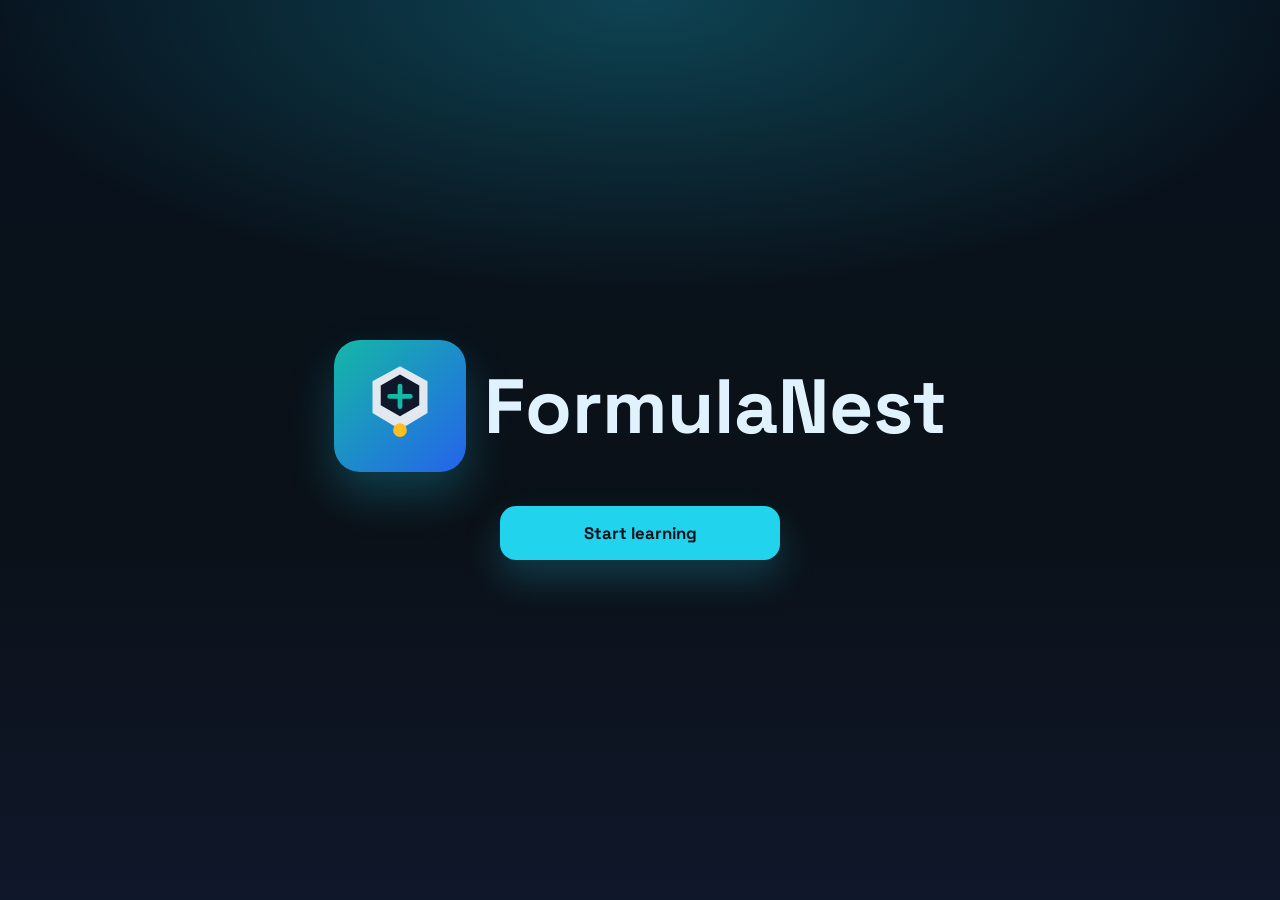
<file: index.html>
<!DOCTYPE html>
<html>
<head>
    <meta charset="UTF-8">
    <meta name="viewport" content="width=device-width, initial-scale=1.0">
    <title>FormulaNest</title>
    <meta name="theme-color" content="#0f7a36">
    <meta name="apple-mobile-web-app-capable" content="yes">
    <meta name="apple-mobile-web-app-status-bar-style" content="default">
    <link rel="manifest" href="manifest.webmanifest">
    <link rel="icon" href="icons/icon-192.svg" type="image/svg+xml">
    <link rel="stylesheet" href="style.css?v=73">
</head>

<body class="landing-page">
    <main class="landing-screen" aria-label="FormulaNest home">
        <div class="landing-brand">
            <img class="landing-logo" src="icons/icon-192.svg" alt="FormulaNest logo">
            <h1>FormulaNest</h1>
        </div>
        <a class="landing-start-btn" href="app.html">Start learning</a>
    </main>
</body>
</html>
</file>
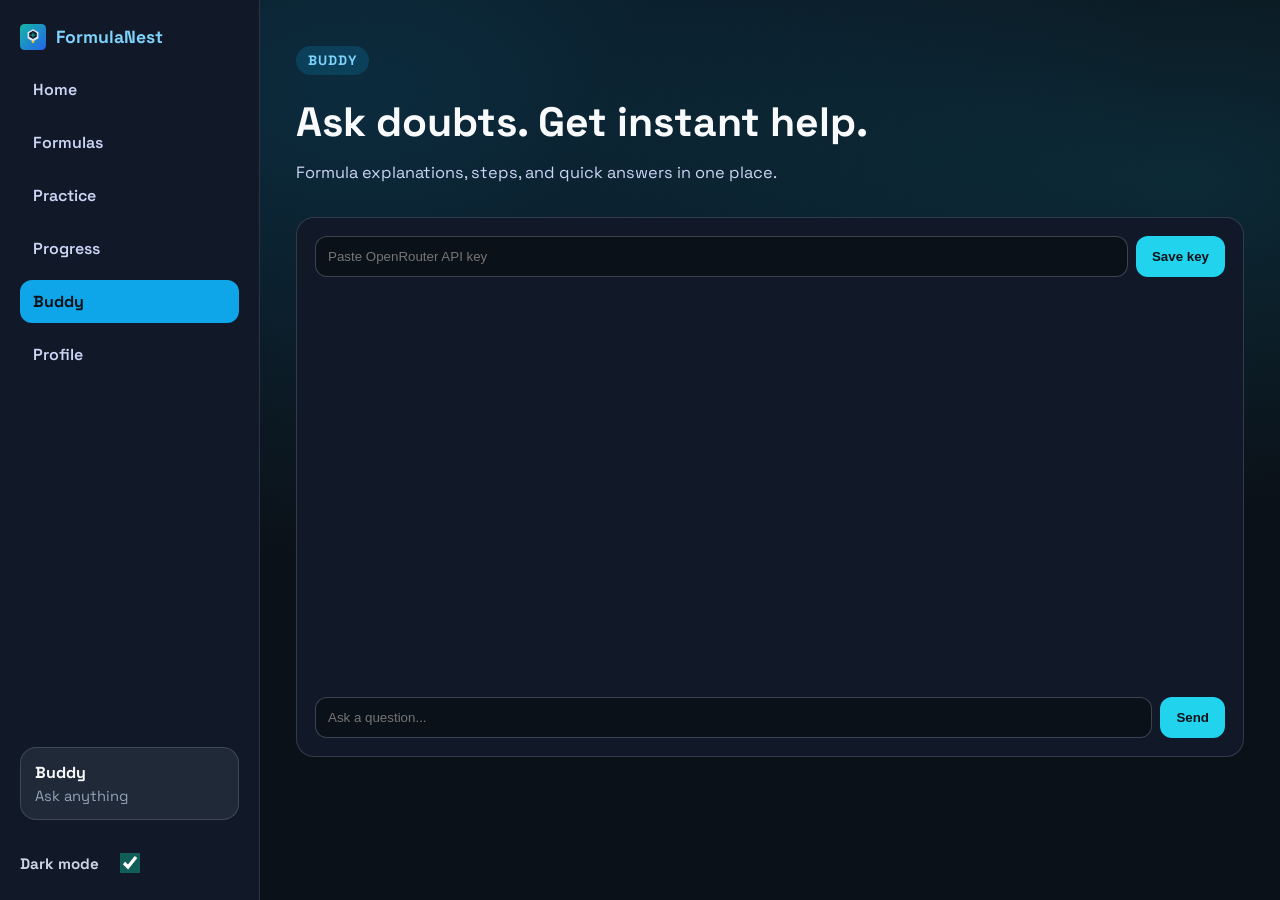
<file: ai.html>
<!DOCTYPE html>
<html>
<head>
    <meta charset="UTF-8">
    <meta name="viewport" content="width=device-width, initial-scale=1.0">
    <title>Buddy - FormulaNest AI</title>
    <meta name="theme-color" content="#0f7a36">
    <meta name="apple-mobile-web-app-capable" content="yes">
    <meta name="apple-mobile-web-app-status-bar-style" content="default">
    <link rel="manifest" href="manifest.webmanifest">
    <link rel="icon" href="icons/icon-192.svg" type="image/svg+xml">
    <link rel="stylesheet" href="style.css?v=73">
</head>

<body class="page-ai">
    <div class="app-shell">
        <aside class="side-nav">
            <div class="side-brand">
                <img class="side-logo" src="icons/icon-192.svg" alt="FormulaNest logo">
                <span>FormulaNest</span>
            </div>
            <nav class="side-links">
                <a class="side-link" href="app.html">Home</a>
                <a class="side-link" href="dashboard.html">Formulas</a>
                <a class="side-link" href="practice.html">Practice</a>
                <a class="side-link" href="parent.html">Progress</a>
                <a class="side-link active" href="ai.html">Buddy</a>
                <a class="side-link" href="login.html">Profile</a>
            </nav>
            <div class="side-card">
                <div class="side-card-title">Buddy</div>
                <div class="side-card-subtitle">Ask anything</div>
            </div>
            <div class="side-toggle">
                <label class="toggle-label">Dark mode</label>
                <input id="dark-mode-toggle" type="checkbox" aria-label="Toggle dark mode">
            </div>
        </aside>

        <main class="app-main">
            <section class="main-hero compact">
                <div class="hero-text">
                    <p class="hero-tag">Buddy</p>
                    <h1 class="hero-title">Ask doubts. Get instant help.</h1>
                    <p class="hero-subtitle">Formula explanations, steps, and quick answers in one place.</p>
                </div>
            </section>

            <section class="chat-panel">
                <form id="api-key-form" class="chat-input">
                    <input id="openrouter-key" type="password" placeholder="Paste OpenRouter API key" autocomplete="off">
                    <button type="submit">Save key</button>
                </form>
                <div id="chat-messages" class="chat-messages"></div>
                <form id="chat-form" class="chat-input">
                    <input id="chat-text" type="text" placeholder="Ask a question..." autocomplete="off">
                    <button type="submit">Send</button>
                </form>
            </section>
        </main>
    </div>

    <script src="script.js?v=82"></script>
    <script>
        const messagesEl = document.getElementById("chat-messages");
        const formEl = document.getElementById("chat-form");
        const inputEl = document.getElementById("chat-text");
        const apiKeyFormEl = document.getElementById("api-key-form");
        const apiKeyInputEl = document.getElementById("openrouter-key");
        const apiKeyStorageKey = "formulanestOpenRouterKey";
        const chatHistory = [];

        function addBubble(text, role) {
            const bubble = document.createElement("div");
            bubble.className = `chat-bubble ${role}`;
            bubble.textContent = text;
            messagesEl.appendChild(bubble);
            messagesEl.scrollTop = messagesEl.scrollHeight;
        }

        function getStoredApiKey() {
            return localStorage.getItem(apiKeyStorageKey) || "";
        }

        function hideApiKeyForm() {
            apiKeyFormEl.style.display = "none";
        }

        function isGitHubPagesHost() {
            return window.location.hostname.endsWith("github.io");
        }

        if (getStoredApiKey()) {
            hideApiKeyForm();
        }

        apiKeyFormEl.addEventListener("submit", function (event) {
            event.preventDefault();
            const apiKey = apiKeyInputEl.value.trim();
            if (!apiKey) {
                localStorage.removeItem(apiKeyStorageKey);
                return;
            }
            localStorage.setItem(apiKeyStorageKey, apiKey);
            apiKeyInputEl.value = "";
            hideApiKeyForm();
        });

        async function sendMessage(text) {
            addBubble(text, "user");
            chatHistory.push({ role: "user", content: text });

            const apiKey = getStoredApiKey();
            const payload = {
                model: "meta-llama/llama-3.1-8b-instruct",
                messages: [{ role: "system", content: "You are FormulaNest AI. Help with formulas, steps, and doubts." }, ...chatHistory],
                temperature: 0.7,
                max_tokens: 600
            };

            try {
                let res;
                if (apiKey) {
                    res = await fetch("https://openrouter.ai/api/v1/chat/completions", {
                        method: "POST",
                        headers: {
                            "Authorization": `Bearer ${apiKey}`,
                            "Content-Type": "application/json",
                            "HTTP-Referer": window.location.origin || "https://bashish0527.github.io",
                            "X-Title": "FormulaNest"
                        },
                        body: JSON.stringify(payload)
                    });
                } else {
                    if (isGitHubPagesHost()) {
                        throw new Error("Paste an OpenRouter API key first, then send your question again.");
                    }
                    res = await fetch("/api/chat", {
                        method: "POST",
                        headers: { "Content-Type": "application/json" },
                        body: JSON.stringify(payload)
                    });
                }

                const data = await res.json().catch(() => ({}));
                if (!res.ok) {
                    const detail = data.error && data.error.message ? data.error.message : data.error;
                    throw new Error(detail || "AI request failed.");
                }

                const content = apiKey
                    ? data.choices && data.choices[0] && data.choices[0].message && data.choices[0].message.content
                    : data.content;

                if (!content) {
                    throw new Error("AI response was empty.");
                }

                addBubble(content, "assistant");
                chatHistory.push({ role: "assistant", content });
            } catch (error) {
                addBubble(error && error.message ? error.message : "AI is unavailable. Paste an OpenRouter API key and try again.", "assistant");
            }
        }

        formEl.addEventListener("submit", function (event) {
            event.preventDefault();
            const text = inputEl.value.trim();
            if (!text) return;
            inputEl.value = "";
            sendMessage(text);
        });
    </script>
</body>
</html>
</file>
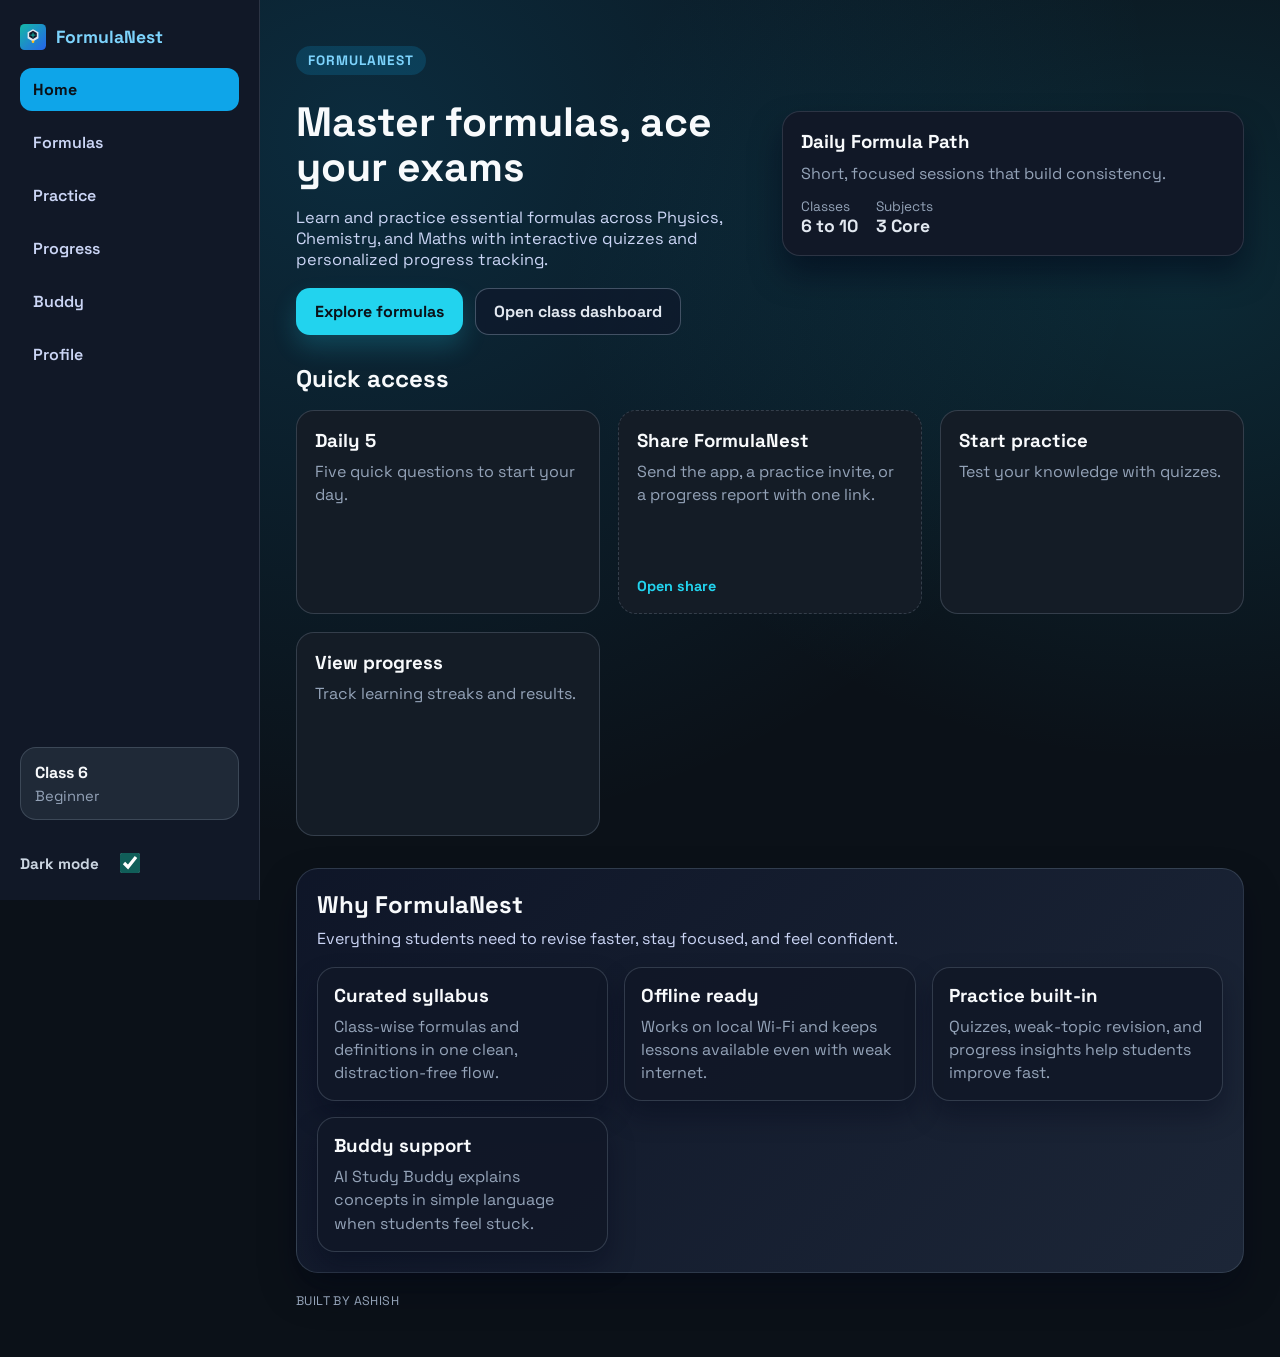
<file: app.html>
<!DOCTYPE html>
<html>
<head>
    <meta charset="UTF-8">
    <meta name="viewport" content="width=device-width, initial-scale=1.0">
    <title>FormulaNest</title>
    <meta name="theme-color" content="#0f7a36">
    <meta name="apple-mobile-web-app-capable" content="yes">
    <meta name="apple-mobile-web-app-status-bar-style" content="default">
    <link rel="manifest" href="manifest.webmanifest">
    <link rel="icon" href="icons/icon-192.svg" type="image/svg+xml">
    <link rel="stylesheet" href="style.css?v=73">
</head>

<body class="page-home">
    <div class="app-shell">
        <aside class="side-nav">
            <div class="side-brand">
                <img class="side-logo" src="icons/icon-192.svg" alt="FormulaNest logo">
                <span>FormulaNest</span>
            </div>
            <nav class="side-links">
                <a class="side-link active" href="app.html">Home</a>
                <a class="side-link" href="dashboard.html">Formulas</a>
                <a class="side-link" href="practice.html">Practice</a>
                <a class="side-link" href="parent.html">Progress</a>
                <a class="side-link" href="ai.html">Buddy</a>
                <a class="side-link" href="login.html">Profile</a>
            </nav>
            <div class="side-card">
                <div class="side-card-title">Class 6</div>
                <div class="side-card-subtitle">Beginner</div>
            </div>
            <div class="side-toggle">
                <label class="toggle-label">Dark mode</label>
                <input id="dark-mode-toggle" type="checkbox" aria-label="Toggle dark mode">
            </div>
        </aside>

        <main class="app-main">
            <section class="main-hero">
                <div class="hero-text">
                    <p class="hero-tag">FormulaNest</p>
                    <h1 class="hero-title">Master formulas, ace your exams</h1>
                    <p class="hero-subtitle">
                        Learn and practice essential formulas across Physics, Chemistry, and Maths
                        with interactive quizzes and personalized progress tracking.
                    </p>
                    <div class="hero-actions">
                        <a class="primary-btn" href="login.html">Explore formulas</a>
                        <a class="ghost-btn" href="dashboard.html">Open class dashboard</a>
                    </div>
                </div>
                <div class="hero-panel">
                    <div class="hero-panel-card">
                        <h3>Daily Formula Path</h3>
                        <p>Short, focused sessions that build consistency.</p>
                        <div class="hero-stats">
                            <div>
                                <span>Classes</span>
                                <strong>6 to 10</strong>
                            </div>
                            <div>
                                <span>Subjects</span>
                                <strong>3 Core</strong>
                            </div>
                        </div>
                    </div>
                </div>
            </section>

            <section class="quick-access">
                <h2>Quick access</h2>
                <div class="quick-grid">
                    <a class="quick-card" href="notes.html?class=6&quiz=1&daily=1">
                        <h3>Daily 5</h3>
                        <p>Five quick questions to start your day.</p>
                    </a>
                    <button class="quick-card share-card" type="button" id="share-open-btn">
                        <h3>Share FormulaNest</h3>
                        <p>Send the app, a practice invite, or a progress report with one link.</p>
                        <span class="share-hint">Open share</span>
                    </button>

                    <a class="quick-card" href="practice.html">
                        <h3>Start practice</h3>
                        <p>Test your knowledge with quizzes.</p>
                    </a>
                    <a class="quick-card" href="parent.html">
                        <h3>View progress</h3>
                        <p>Track learning streaks and results.</p>
                    </a>
                </div>
            </section>

            <div id="share-dialog" class="share-dialog" aria-hidden="true">
                <div class="share-card-panel">
                    <div class="share-card-head">
                        <h3>Share FormulaNest</h3>
                        <button class="share-close" type="button" id="share-close-btn">Close</button>
                    </div>
                    <p>Paste a public tunnel link to share outside your Wi-Fi, or use the local link for nearby devices.</p>
                    <div class="share-public-field">
                        <label for="share-public-link">Public link</label>
                        <input id="share-public-link" class="share-link" type="url" placeholder="https://your-link.trycloudflare.com">
                    </div>
                    <div class="share-mode-list" aria-label="Share type">
                        <button class="share-mode is-active" type="button" data-share-mode="app">App link</button>
                        <button class="share-mode" type="button" data-share-mode="practice">Practice invite</button>
                        <button class="share-mode" type="button" data-share-mode="progress">Progress report</button>
                    </div>
                    <div class="share-row">
                        <input id="share-link" class="share-link" type="text" readonly>
                        <button class="share-copy" type="button" id="share-copy-btn">Copy</button>
                    </div>
                    <textarea id="share-message" class="share-message" readonly></textarea>
                    <div class="share-actions">
                        <button class="share-copy secondary" type="button" id="share-message-copy-btn">Copy Message</button>
                        <button class="share-copy secondary" type="button" id="share-whatsapp-btn">WhatsApp</button>
                        <button class="share-copy secondary" type="button" id="share-progress-card-btn">Save Card</button>
                        <a class="share-copy secondary" id="share-card-page-link" href="share.html">QR Card</a>
                    </div>
                    <div id="share-progress-card-preview" class="share-progress-card-preview" hidden>
                        <canvas id="share-progress-card-canvas" width="1080" height="1350" aria-label="Progress report card preview"></canvas>
                        <span>Progress card preview</span>
                    </div>
                    <div class="share-qr-wrap">
                        <img id="share-qr" alt="FormulaNest QR code" loading="lazy">
                        <span class="share-qr-label">Scan to open</span>
                    </div>
                </div>
            </div>

            <section class="value-prop">
                <div class="value-head">
                    <h2>Why FormulaNest</h2>
                    <p>Everything students need to revise faster, stay focused, and feel confident.</p>
                </div>
                <div class="value-grid">
                    <article class="value-card">
                        <h3>Curated syllabus</h3>
                        <p>Class-wise formulas and definitions in one clean, distraction-free flow.</p>
                    </article>
                    <article class="value-card">
                        <h3>Offline ready</h3>
                        <p>Works on local Wi-Fi and keeps lessons available even with weak internet.</p>
                    </article>
                    <article class="value-card">
                        <h3>Practice built-in</h3>
                        <p>Quizzes, weak-topic revision, and progress insights help students improve fast.</p>
                    </article>
                    <article class="value-card">
                        <h3>Buddy support</h3>
                        <p>AI Study Buddy explains concepts in simple language when students feel stuck.</p>
                    </article>
                </div>
            </section>

            <div class="site-credit">Built by Ashish</div>
        </main>
    </div>

    <script src="script.js?v=82"></script>

</body>
</html>
</file>
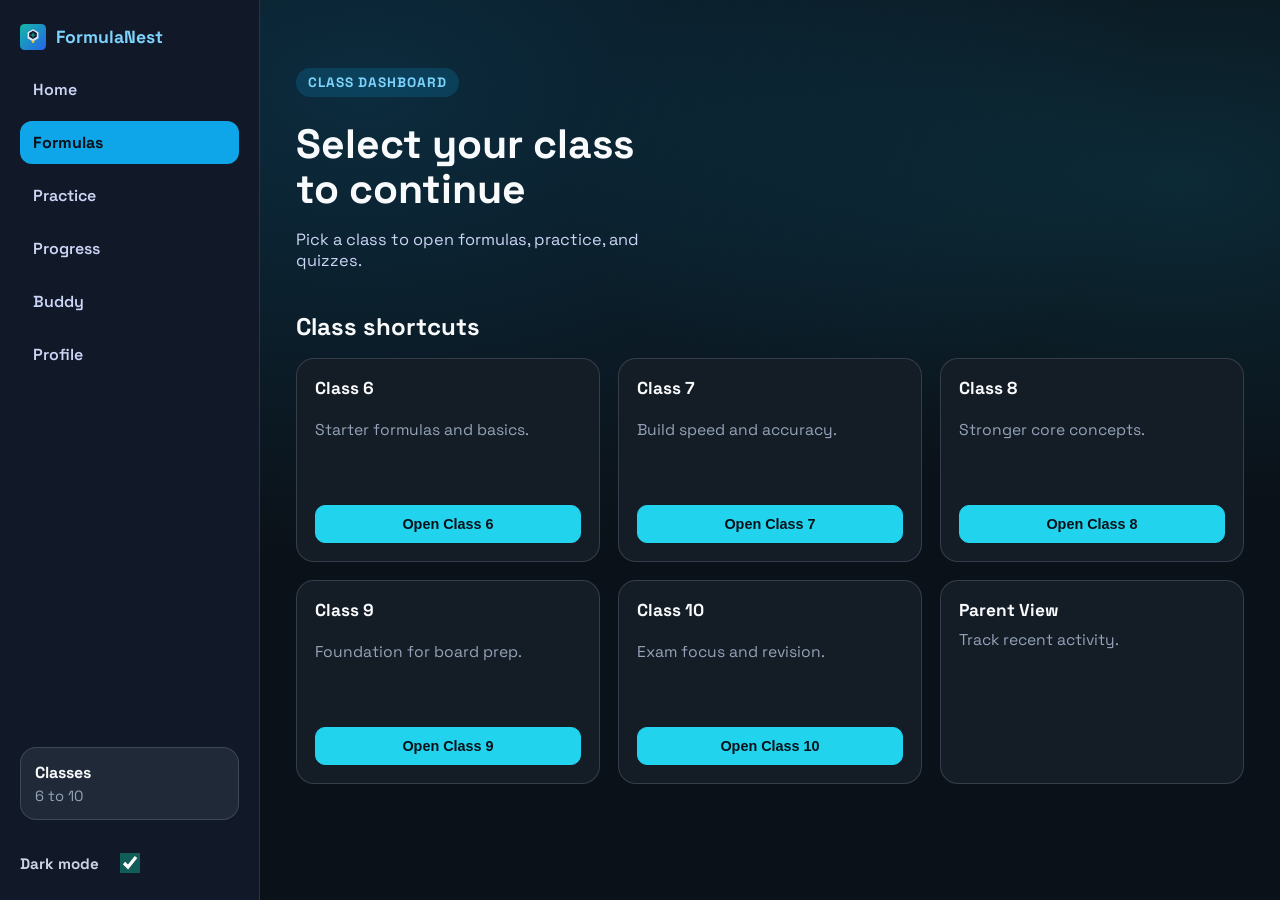
<file: dashboard.html>
<!DOCTYPE html>
<html>
<head>
    <meta charset="UTF-8">
    <meta name="viewport" content="width=device-width, initial-scale=1.0">
    <title>FormulaNest Dashboard</title>
    <meta name="theme-color" content="#0f7a36">
    <meta name="apple-mobile-web-app-capable" content="yes">
    <meta name="apple-mobile-web-app-status-bar-style" content="default">
    <link rel="manifest" href="manifest.webmanifest">
    <link rel="icon" href="icons/icon-192.svg" type="image/svg+xml">
    <link rel="stylesheet" href="style.css?v=73">
</head>

<body class="page-dashboard">
    <div class="app-shell">
        <aside class="side-nav">
            <div class="side-brand">
                <img class="side-logo" src="icons/icon-192.svg" alt="FormulaNest logo">
                <span>FormulaNest</span>
            </div>
            <nav class="side-links">
                <a class="side-link" href="app.html">Home</a>
                <a class="side-link active" href="dashboard.html">Formulas</a>
                <a class="side-link" href="practice.html">Practice</a>
                <a class="side-link" href="parent.html">Progress</a>
                <a class="side-link" href="ai.html">Buddy</a>
                <a class="side-link" href="login.html">Profile</a>
            </nav>
            <div class="side-card">
                <div class="side-card-title">Classes</div>
                <div class="side-card-subtitle">6 to 10</div>
            </div>
            <div class="side-toggle">
                <label class="toggle-label">Dark mode</label>
                <input id="dark-mode-toggle" type="checkbox" aria-label="Toggle dark mode">
            </div>
        </aside>

        <main class="app-main">
            <section class="main-hero compact">
                <div class="hero-text">
                    <p class="hero-tag">Class dashboard</p>
                    <h1 class="hero-title">Select your class to continue</h1>
                    <p class="hero-subtitle">Pick a class to open formulas, practice, and quizzes.</p>
                </div>
            </section>

            <section class="quick-access">
                <h2>Class shortcuts</h2>
                <div class="quick-grid">
                    <div class="quick-card class-subject-card">
                        <h3>Class 6</h3>
                        <p>Starter formulas and basics.</p>
                        <button class="open-class-btn" onclick="openClassPage(6)">Open Class 6</button>
                    </div>
                    <div class="quick-card class-subject-card">
                        <h3>Class 7</h3>
                        <p>Build speed and accuracy.</p>
                        <button class="open-class-btn" onclick="openClassPage(7)">Open Class 7</button>
                    </div>
                    <div class="quick-card class-subject-card">
                        <h3>Class 8</h3>
                        <p>Stronger core concepts.</p>
                        <button class="open-class-btn" onclick="openClassPage(8)">Open Class 8</button>
                    </div>
                    <div class="quick-card class-subject-card">
                        <h3>Class 9</h3>
                        <p>Foundation for board prep.</p>
                        <button class="open-class-btn" onclick="openClassPage(9)">Open Class 9</button>
                    </div>
                    <div class="quick-card class-subject-card">
                        <h3>Class 10</h3>
                        <p>Exam focus and revision.</p>
                        <button class="open-class-btn" onclick="openClassPage(10)">Open Class 10</button>
                    </div>
                    <button class="quick-card" onclick="openParentView()">
                        <h3>Parent View</h3>
                        <p>Track recent activity.</p>
                    </button>
                </div>
            </section>
        </main>
    </div>

    <script src="script.js?v=82"></script>

</body>
</html>
</file>
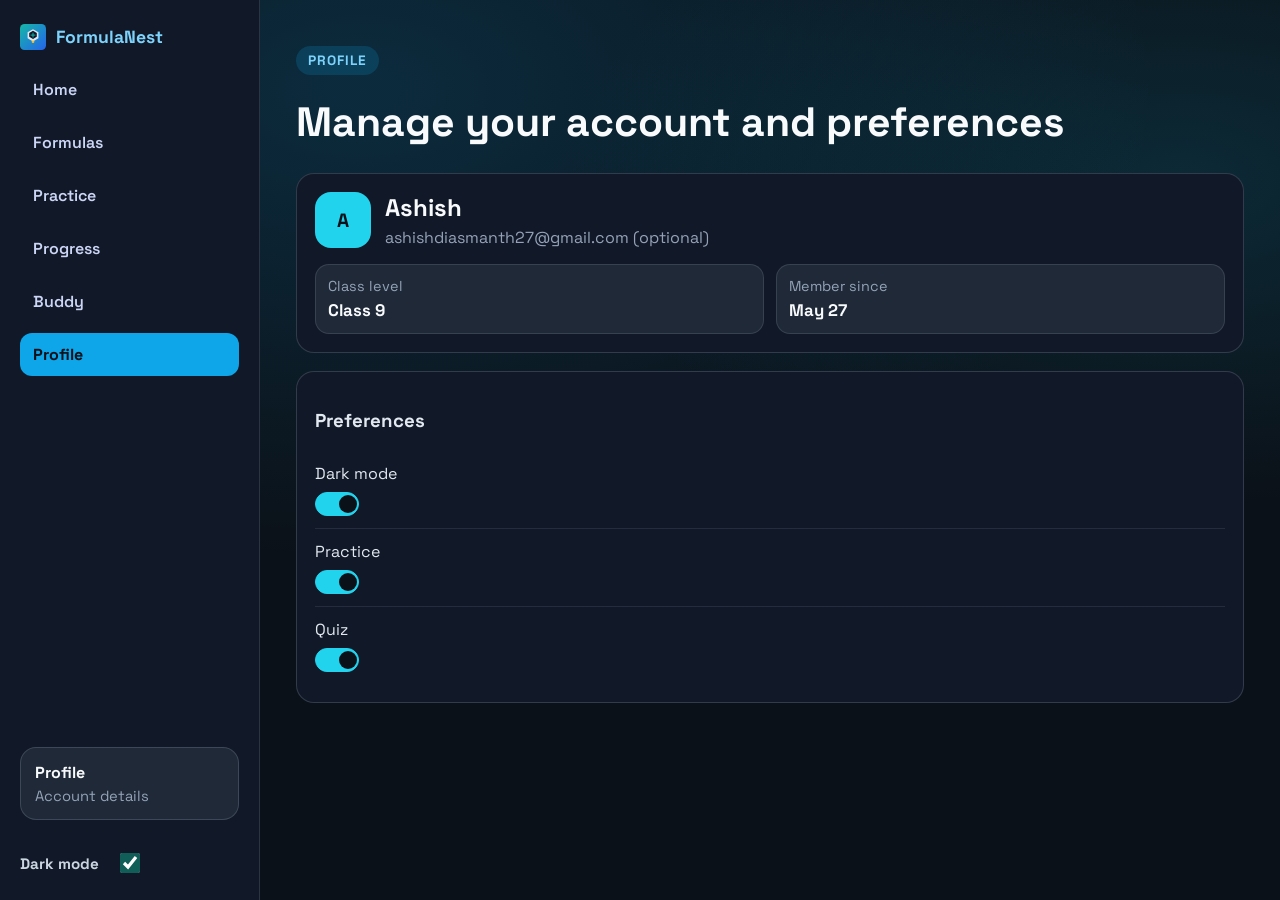
<file: login.html>
<!DOCTYPE html>
<html lang="en">
<head>
    <meta charset="UTF-8">
    <meta name="viewport" content="width=device-width, initial-scale=1.0">
    <title>FormulaNest Profile</title>
    <meta name="theme-color" content="#0f7a36">
    <meta name="apple-mobile-web-app-capable" content="yes">
    <meta name="apple-mobile-web-app-status-bar-style" content="default">
    <link rel="manifest" href="manifest.webmanifest">
    <link rel="icon" href="icons/icon-192.svg" type="image/svg+xml">
    <link rel="stylesheet" href="style.css?v=73">
</head>
<body class="page-profile">
    <div class="app-shell">
        <aside class="side-nav">
            <div class="side-brand">
                <img class="side-logo" src="icons/icon-192.svg" alt="FormulaNest logo">
                <span>FormulaNest</span>
            </div>
            <nav class="side-links">
                <a class="side-link" href="app.html">Home</a>
                <a class="side-link" href="dashboard.html">Formulas</a>
                <a class="side-link" href="practice.html">Practice</a>
                <a class="side-link" href="parent.html">Progress</a>
                <a class="side-link" href="ai.html">Buddy</a>
                <a class="side-link active" href="login.html">Profile</a>
            </nav>
            <div class="side-card">
                <div class="side-card-title">Profile</div>
                <div class="side-card-subtitle">Account details</div>
            </div>
            <div class="side-toggle">
                <label class="toggle-label">Dark mode</label>
                <input id="dark-mode-toggle" type="checkbox" aria-label="Toggle dark mode">
            </div>
        </aside>

        <main class="app-main">
            <section class="main-hero compact">
                <div class="hero-text">
                    <p class="hero-tag">Profile</p>
                    <h1 class="hero-title">Manage your account and preferences</h1>
                </div>
            </section>

            <section class="profile-wrap">
                <div class="profile-card">
                    <div class="profile-header">
                        <div class="profile-avatar">A</div>
                        <div>
                            <h2>Ashish</h2>
                            <p class="profile-email">ashishdiasmanth27@gmail.com (optional)</p>
                        </div>
                    </div>
                    <div class="profile-stats">
                        <div class="profile-stat">
                            <span>Class level</span>
                            <strong>Class 9</strong>
                        </div>
                        <div class="profile-stat">
                            <span>Member since</span>
                            <strong>May 27</strong>
                        </div>
                    </div>
                </div>

                <div class="profile-card">
                    <h3>Preferences</h3>
                    <div class="profile-pref">
                        <span>Dark mode</span>
                        <label class="switch">
                            <input id="pref-dark" type="checkbox" checked>
                            <span class="slider"></span>
                        </label>
                    </div>
                    <div class="profile-pref">
                        <span>Practice</span>
                        <label class="switch">
                            <input id="pref-practice" type="checkbox" checked>
                            <span class="slider"></span>
                        </label>
                    </div>
                    <div class="profile-pref">
                        <span>Quiz</span>
                        <label class="switch">
                            <input id="pref-quiz" type="checkbox" checked>
                            <span class="slider"></span>
                        </label>
                    </div>
                </div>
            </section>
        </main>
    </div>

    <script src="script.js?v=82"></script>
    <script>
        function initPreferences() {
            const darkToggle = document.getElementById("pref-dark");
            if (!darkToggle) {
                return;
            }

            const themeApi = window.FormulaNestTheme;
            if (themeApi) {
                darkToggle.checked = themeApi.getStoredDarkMode();
                themeApi.applyThemeFromStorage();
                darkToggle.addEventListener("change", function () {
                    themeApi.setDarkModePreference(darkToggle.checked);
                });
                return;
            }

            const saved = localStorage.getItem("formulanestDarkMode");
            const isDark = saved === null ? true : saved === "true";
            darkToggle.checked = isDark;
            document.body.classList.toggle("light-theme", !isDark);
            darkToggle.addEventListener("change", function () {
                localStorage.setItem("formulanestDarkMode", String(darkToggle.checked));
                document.body.classList.toggle("light-theme", !darkToggle.checked);
            });
        }

        initPreferences();
    </script>
</body>
</html>
</file>
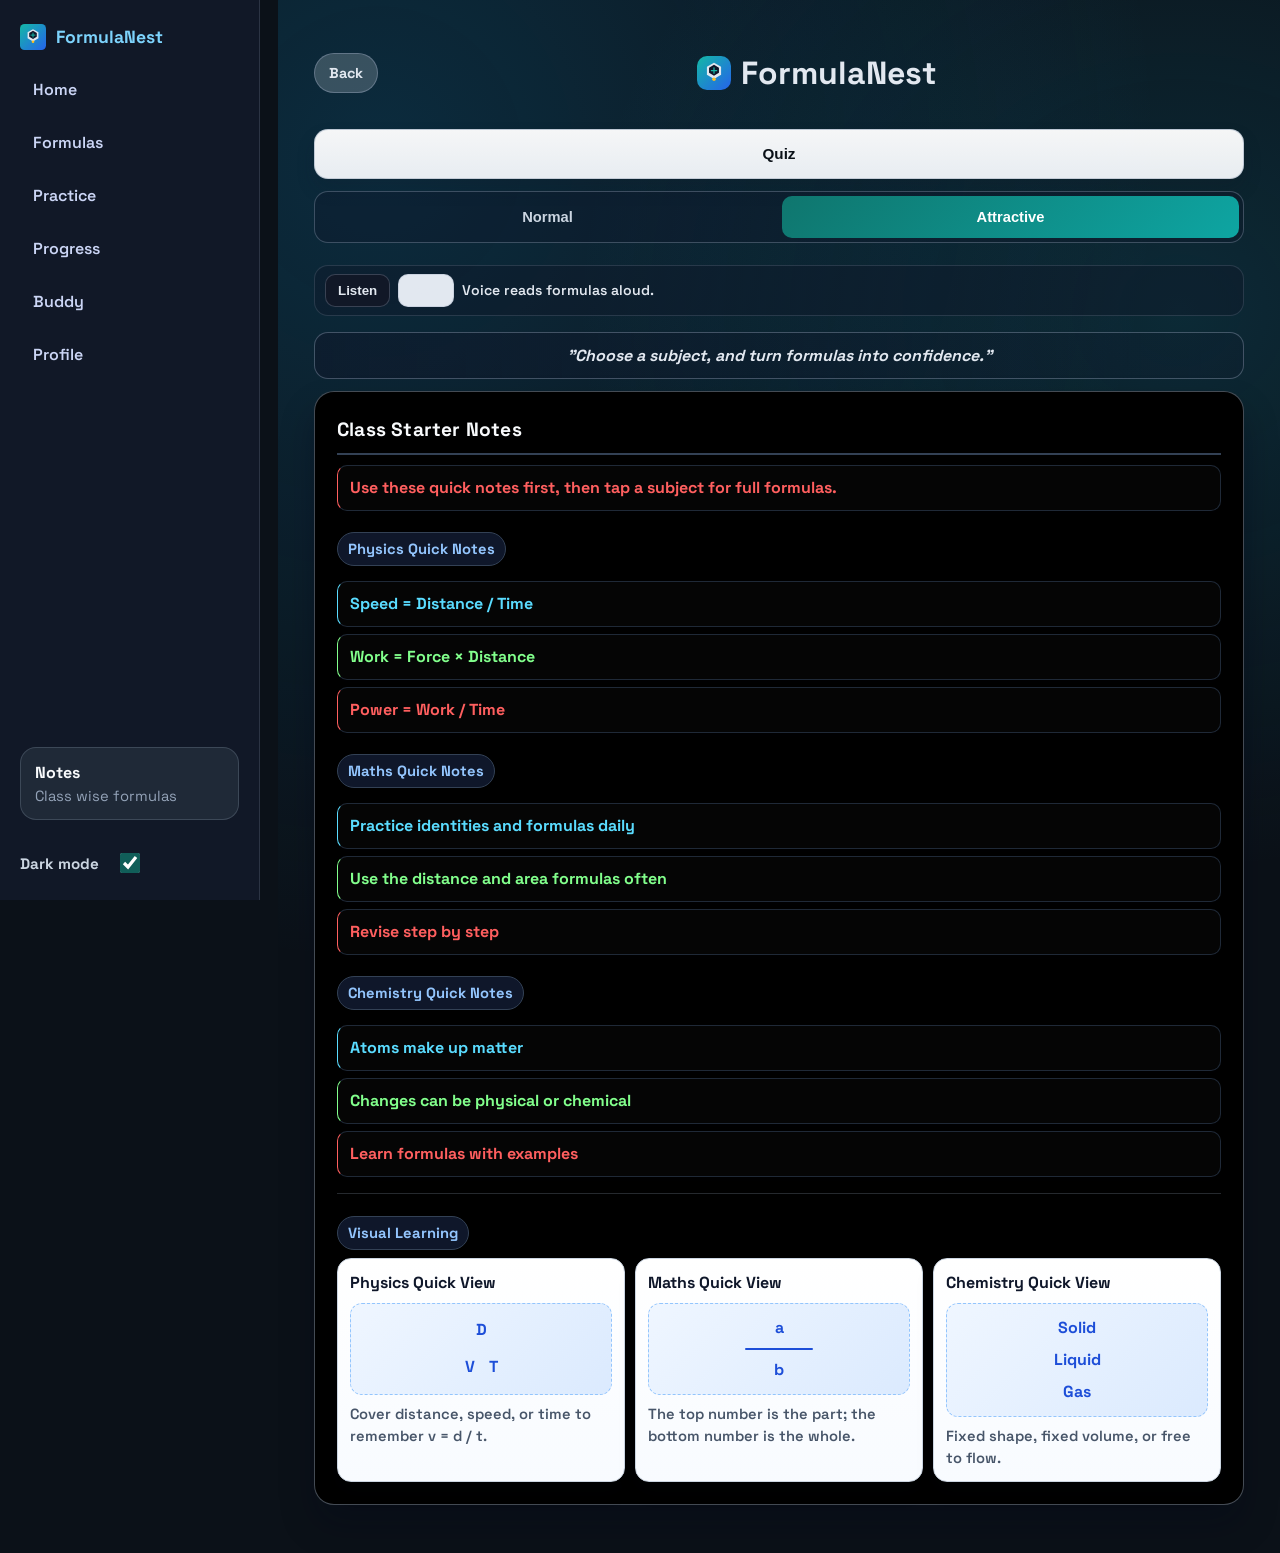
<file: notes.html>
<!DOCTYPE html>
<html>
<head>
    <meta charset="UTF-8">
    <meta name="viewport" content="width=device-width, initial-scale=1.0">
    <title>FormulaNest</title>
    <meta name="theme-color" content="#0f7a36">
    <meta name="apple-mobile-web-app-capable" content="yes">
    <meta name="apple-mobile-web-app-status-bar-style" content="default">
    <link rel="manifest" href="manifest.webmanifest">
    <link rel="icon" href="icons/icon-192.svg" type="image/svg+xml">
    <link rel="stylesheet" href="style.css?v=73">
</head>

<body class="page-notes notes-page">
    <div class="app-shell">
        <aside class="side-nav">
            <div class="side-brand">
                <img class="side-logo" src="icons/icon-192.svg" alt="FormulaNest logo">
                <span>FormulaNest</span>
            </div>
            <nav class="side-links">
                <a class="side-link" href="app.html">Home</a>
                <a class="side-link" href="dashboard.html">Formulas</a>
                <a class="side-link" href="practice.html">Practice</a>
                <a class="side-link" href="parent.html">Progress</a>
                <a class="side-link" href="ai.html">Buddy</a>
                <a class="side-link" href="login.html">Profile</a>
            </nav>
            <div class="side-card">
                <div class="side-card-title">Notes</div>
                <div class="side-card-subtitle">Class wise formulas</div>
            </div>
            <div class="side-toggle">
                <label class="toggle-label">Dark mode</label>
                <input id="dark-mode-toggle" type="checkbox" aria-label="Toggle dark mode">
            </div>
        </aside>

        <main class="app-main">
            <header class="notes-top">
                <a class="back-link" href="dashboard.html">Back</a>
                <div class="notes-brand">
                    <img class="brand-logo small" src="icons/icon-192.svg" alt="FormulaNest logo">
                    <h1 id="page-title">FormulaNest</h1>
                </div>
            </header>

            <section class="subject-tabs" aria-label="Subjects">
                <button class="subject-btn" onclick="showNotes('physics')">Physics</button>
                <button class="subject-btn" onclick="showNotes('maths')">Maths</button>
                <button class="subject-btn" onclick="showNotes('chemistry')">Chemistry</button>
                <button id="quiz-btn" class="subject-btn" onclick="startQuiz()">Quiz</button>
                <button id="exam-btn" class="subject-btn" onclick="startExamMode()">Exam Mode</button>
                <button class="subject-btn" onclick="showNotes('calculator')">Calculator</button>
            </section>

            <section class="notes-tools">
                <div class="view-mode-toggle" aria-label="View mode">
                    <button id="mode-normal" class="mode-btn" onclick="setViewMode('normal')">Normal</button>
                    <button id="mode-attractive" class="mode-btn" onclick="setViewMode('attractive')">Attractive</button>
                </div>
                <div class="voice-controls" aria-label="Voice formulas">
                    <button class="voice-btn" onclick="startFormulaVoice()">Listen</button>
                    <button class="voice-btn secondary" onclick="stopFormulaVoice()">Stop</button>
                    <span class="voice-hint">Voice reads formulas aloud.</span>
                </div>
            </section>

            <p id="notes-quote" class="context-quote">"Choose a subject, and turn formulas into confidence."</p>

            <section class="notes-layout" aria-label="Notes workspace">
                <div class="chat-center">
                    <main id="content" class="content-card chat-box" aria-label="Chat box">
                        <p>Tap a subject to view formulas for this class.</p>
                    </main>
                </div>
            </section>
        </main>
    </div>

    <script src="script.js?v=82"></script>

</body>
</html>
</file>
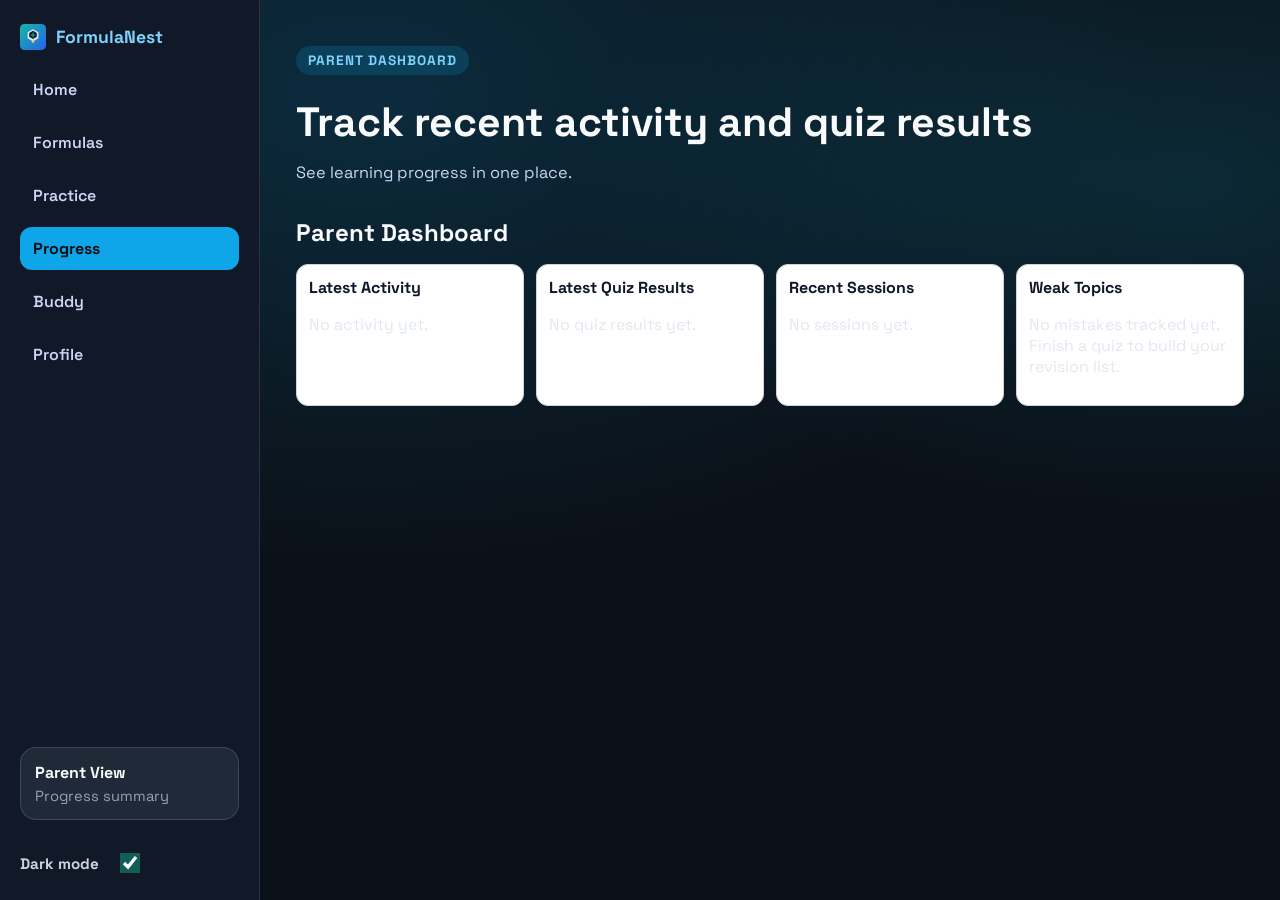
<file: parent.html>
<!DOCTYPE html>
<html>
<head>
    <meta charset="UTF-8">
    <meta name="viewport" content="width=device-width, initial-scale=1.0">
    <title>FormulaNest Parent View</title>
    <meta name="theme-color" content="#0f7a36">
    <meta name="apple-mobile-web-app-capable" content="yes">
    <meta name="apple-mobile-web-app-status-bar-style" content="default">
    <link rel="manifest" href="manifest.webmanifest">
    <link rel="icon" href="icons/icon-192.svg" type="image/svg+xml">
    <link rel="stylesheet" href="style.css?v=73">
</head>

<body class="page-parent">
    <div class="app-shell">
        <aside class="side-nav">
            <div class="side-brand">
                <img class="side-logo" src="icons/icon-192.svg" alt="FormulaNest logo">
                <span>FormulaNest</span>
            </div>
            <nav class="side-links">
                <a class="side-link" href="app.html">Home</a>
                <a class="side-link" href="dashboard.html">Formulas</a>
                <a class="side-link" href="practice.html">Practice</a>
                <a class="side-link active" href="parent.html">Progress</a>
                <a class="side-link" href="ai.html">Buddy</a>
                <a class="side-link" href="login.html">Profile</a>
            </nav>
            <div class="side-card">
                <div class="side-card-title">Parent View</div>
                <div class="side-card-subtitle">Progress summary</div>
            </div>
            <div class="side-toggle">
                <label class="toggle-label">Dark mode</label>
                <input id="dark-mode-toggle" type="checkbox" aria-label="Toggle dark mode">
            </div>
        </aside>

        <main class="app-main">
            <section class="main-hero compact">
                <div class="hero-text">
                    <p class="hero-tag">Parent dashboard</p>
                    <h1 class="hero-title">Track recent activity and quiz results</h1>
                    <p class="hero-subtitle">See learning progress in one place.</p>
                </div>
            </section>

            <section class="quick-access">
                <h2>Parent Dashboard</h2>
                <div id="parent-dashboard" class="parent-grid"></div>
            </section>
        </main>
    </div>

    <script src="script.js?v=82"></script>
</body>
</html>
</file>
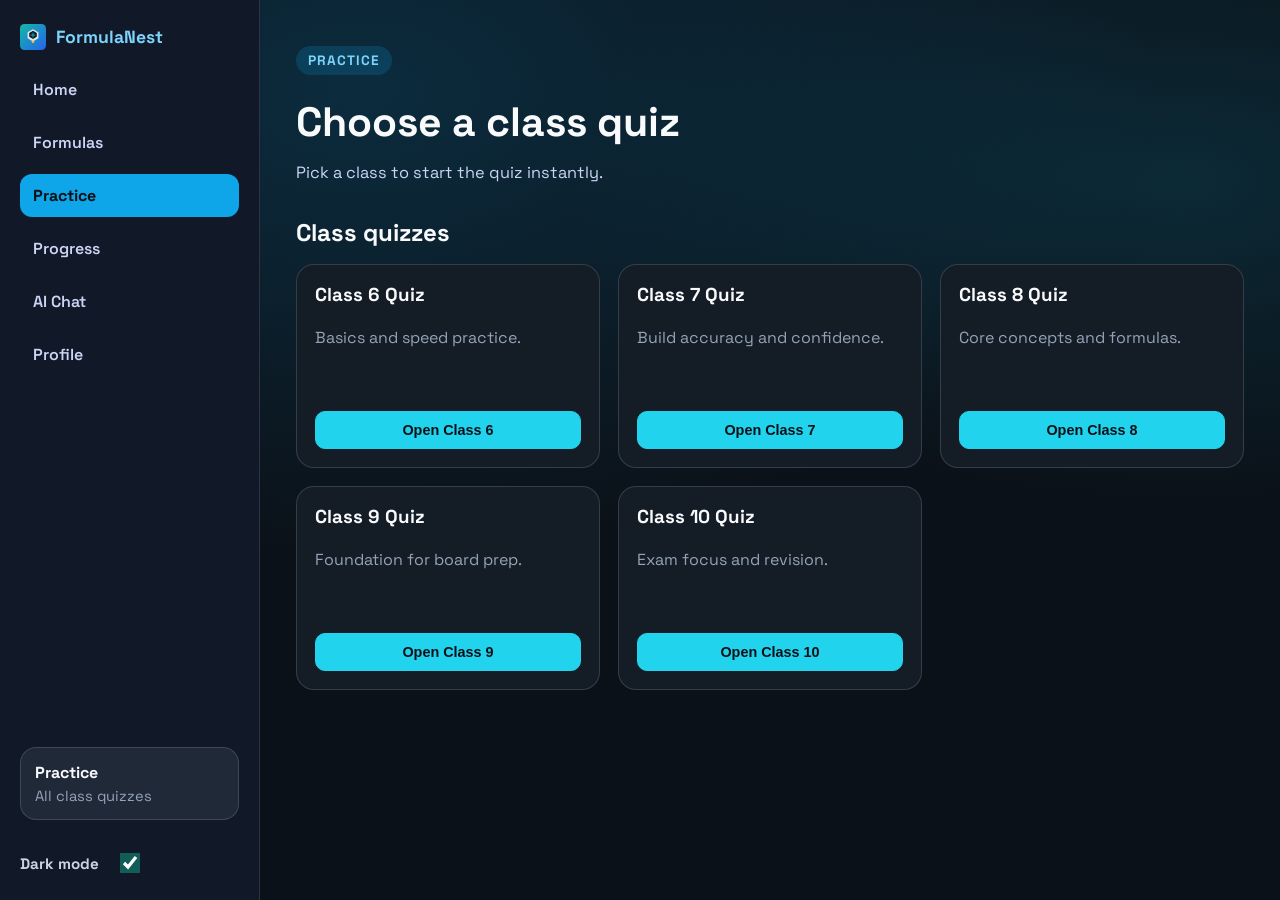
<file: practice.html>
<!DOCTYPE html>
<html>
<head>
    <meta charset="UTF-8">
    <meta name="viewport" content="width=device-width, initial-scale=1.0">
    <title>FormulaNest Practice</title>
    <meta name="theme-color" content="#0f7a36">
    <meta name="apple-mobile-web-app-capable" content="yes">
    <meta name="apple-mobile-web-app-status-bar-style" content="default">
    <link rel="manifest" href="manifest.webmanifest">
    <link rel="icon" href="icons/icon-192.svg" type="image/svg+xml">
    <link rel="stylesheet" href="style.css?v=73">
</head>

<body class="page-practice">
    <div class="app-shell">
        <aside class="side-nav">
            <div class="side-brand">
                <img class="side-logo" src="icons/icon-192.svg" alt="FormulaNest logo">
                <span>FormulaNest</span>
            </div>
            <nav class="side-links">
                <a class="side-link" href="app.html">Home</a>
                <a class="side-link" href="dashboard.html">Formulas</a>
                <a class="side-link active" href="practice.html">Practice</a>
                <a class="side-link" href="parent.html">Progress</a>
                <a class="side-link" href="ai.html">AI Chat</a>
                <a class="side-link" href="login.html">Profile</a>
            </nav>
            <div class="side-card">
                <div class="side-card-title">Practice</div>
                <div class="side-card-subtitle">All class quizzes</div>
            </div>
            <div class="side-toggle">
                <label class="toggle-label">Dark mode</label>
                <input id="dark-mode-toggle" type="checkbox" aria-label="Toggle dark mode">
            </div>
        </aside>

        <main class="app-main">
            <section class="main-hero compact">
                <div class="hero-text">
                    <p class="hero-tag">Practice</p>
                    <h1 class="hero-title">Choose a class quiz</h1>
                    <p class="hero-subtitle">Pick a class to start the quiz instantly.</p>
                </div>
            </section>

            <section class="quick-access">
                <h2>Class quizzes</h2>
                <div class="quick-grid">
                    <div class="quick-card class-subject-card">
                        <h3>Class 6 Quiz</h3>
                        <p>Basics and speed practice.</p>
                        <button class="open-class-btn" onclick="openClassPage(6)">Open Class 6</button>
                    </div>
                    <div class="quick-card class-subject-card">
                        <h3>Class 7 Quiz</h3>
                        <p>Build accuracy and confidence.</p>
                        <button class="open-class-btn" onclick="openClassPage(7)">Open Class 7</button>
                    </div>
                    <div class="quick-card class-subject-card">
                        <h3>Class 8 Quiz</h3>
                        <p>Core concepts and formulas.</p>
                        <button class="open-class-btn" onclick="openClassPage(8)">Open Class 8</button>
                    </div>
                    <div class="quick-card class-subject-card">
                        <h3>Class 9 Quiz</h3>
                        <p>Foundation for board prep.</p>
                        <button class="open-class-btn" onclick="openClassPage(9)">Open Class 9</button>
                    </div>
                    <div class="quick-card class-subject-card">
                        <h3>Class 10 Quiz</h3>
                        <p>Exam focus and revision.</p>
                        <button class="open-class-btn" onclick="openClassPage(10)">Open Class 10</button>
                    </div>
                </div>
            </section>
        </main>
    </div>

    <script src="script.js?v=82"></script>
</body>
</html>
</file>
<file: style.css>
@import url("https://fonts.googleapis.com/css2?family=Space+Grotesk:wght@400;500;600;700&display=swap");

:root {
    --bg-1: #0f172a;
    --bg-2: #172554;
    --card: #f8fafc;
    --text-main: #0f172a;
    --text-soft: #475569;
    --brand: #0f766e;
    --brand-strong: #115e59;
    --brand-accent: #14b8a6;
}

* {
    box-sizing: border-box;
}

body {
    margin: 0;
    min-height: 100vh;
    font-family: "Trebuchet MS", "Segoe UI", sans-serif;
    color: var(--text-main);
    background:
        radial-gradient(80% 50% at 10% 0%, rgba(20, 184, 166, 0.35), transparent 60%),
        radial-gradient(70% 50% at 90% 10%, rgba(59, 130, 246, 0.28), transparent 62%),
        linear-gradient(135deg, var(--bg-1), var(--bg-2));
}

body.light-theme {
    color: #0f172a;
    background: #f8fafc;
}

.app-shell {
    width: min(96vw, 560px);
    margin: 0 auto;
    padding: 20px 14px 24px;
}

.splash-page .app-shell {
    min-height: 100vh;
    display: flex;
    flex-direction: column;
    justify-content: center;
    gap: 14px;
}

.app-header {
    color: #f1f5f9;
    text-align: center;
    margin-bottom: 14px;
}

.splash-header h1 {
    font-size: 2rem;
}

.app-header h1 {
    margin: 0;
    font-size: 1.8rem;
    letter-spacing: 0.4px;
}

.brand-row {
    display: flex;
    align-items: center;
    gap: 10px;
}

.logo-showcase {
    width: fit-content;
    margin: 0 auto 8px;
    padding: 8px;
    border-radius: 18px;
    background: linear-gradient(135deg, rgba(20, 184, 166, 0.35), rgba(37, 99, 235, 0.3));
    box-shadow: 0 10px 28px rgba(15, 118, 110, 0.35);
    animation: logoFloat 3.2s ease-in-out infinite;
}

.brand-logo {
    width: 44px;
    height: 44px;
    border-radius: 10px;
}

.brand-logo.hero {
    width: 190px;
    height: auto;
    display: block;
    border-radius: 14px;
}

.brand-logo.small {
    width: 34px;
    height: 34px;
}

.app-header p {
    margin: 6px 0 0;
    color: #cbd5e1;
    font-size: 0.96rem;
}

.brand-quote {
    margin-top: 10px;
    color: #99f6e4;
    font-size: 0.94rem;
    font-style: italic;
    letter-spacing: 0.2px;
}

.context-quote {
    margin: 10px 0 12px;
    padding: 10px 12px;
    border-radius: 12px;
    background: rgba(15, 23, 42, 0.3);
    border: 1px solid rgba(148, 163, 184, 0.35);
    color: #e2e8f0;
    font-size: 0.92rem;
    font-style: italic;
    text-align: center;
}

.notes-page .context-quote {
    margin-top: 10px;
    margin-bottom: 12px;
}

.notes-page .app-shell {
    width: min(96vw, 1320px);
    min-height: 100vh;
    display: grid;
    grid-template-columns: 260px 1fr;
    gap: 18px;
    align-items: start;
}

.notes-layout {
    flex: 1;
    display: grid;
    grid-template-columns: minmax(0, 280px) minmax(0, 760px) minmax(0, 280px);
    gap: 14px;
    align-items: start;
}

.chat-center {
    display: flex;
    justify-content: center;
    align-items: stretch;
    grid-column: 2;
}

.chat-box {
    width: min(100%, 760px);
    min-height: 60vh;
    flex: 1;
}

.old-sessions {
    background: rgba(248, 250, 252, 0.95);
    border-radius: 16px;
    border: 1px solid #cbd5e1;
    box-shadow: 0 12px 28px rgba(2, 6, 23, 0.25);
    padding: 14px;
    position: sticky;
    top: 14px;
    grid-column: 3;
}

.old-sessions h2 {
    margin: 0 0 10px;
    font-size: 1rem;
    color: #0f172a;
}

.session-list {
    margin: 0;
    padding: 0;
    list-style: none;
    display: grid;
    gap: 8px;
}

.session-list a {
    display: block;
    text-decoration: none;
    color: #0f172a;
    background: #ffffff;
    border: 1px solid #cbd5e1;
    border-radius: 10px;
    padding: 9px 10px;
    font-weight: 700;
    cursor: pointer;
}

.session-list a:hover,
.session-list a:active {
    border-color: #0f766e;
    background: #ecfeff;
}

.session-list small {
    color: #475569;
    font-weight: 600;
}

.splash-subtitle {
    color: #dbeafe;
    font-weight: 600;
}

.splash-card {
    display: flex;
    justify-content: center;
}

.continue-btn {
    display: inline-block;
    width: min(90vw, 320px);
    text-align: center;
    padding: 14px 16px;
    border-radius: 14px;
    text-decoration: none;
    font-weight: 800;
    color: #ffffff;
    background: linear-gradient(135deg, #0f766e, #2563eb);
    box-shadow: 0 10px 22px rgba(15, 23, 42, 0.35);
    transition: transform 0.2s ease, filter 0.2s ease;
}

.continue-btn:hover,
.continue-btn:active {
    transform: translateY(-1px);
    filter: brightness(1.05);
}

.dashboard-card,
.content-card {
    background: var(--card);
    border-radius: 18px;
    padding: 16px;
    box-shadow: 0 18px 35px rgba(2, 6, 23, 0.36);
}

.dashboard-card h2 {
    margin: 0 0 12px;
    color: var(--text-main);
    font-size: 1.15rem;
}

.class-buttons {
    display: flex;
    flex-direction: column;
    gap: 10px;
}

.class-tile {
    width: 100%;
    border: 0;
    border-radius: 12px;
    padding: 14px;
    text-align: left;
    background: linear-gradient(135deg, var(--brand), var(--brand-accent));
    color: #ffffff;
    font-size: 1rem;
    font-weight: 700;
    display: flex;
    justify-content: space-between;
    align-items: center;
    cursor: pointer;
    transition: transform 0.2s ease, filter 0.2s ease;
}

.class-tile:hover,
.class-tile:active {
    transform: translateY(-1px);
    filter: brightness(1.05);
}

.parent-tile {
    background: linear-gradient(135deg, #2563eb, #14b8a6);
}

.notes-header {
    display: flex;
    align-items: center;
    justify-content: space-between;
    gap: 8px;
    margin-bottom: 10px;
}

.notes-brand {
    flex: 1;
    display: flex;
    align-items: center;
    justify-content: center;
    gap: 8px;
}

.notes-header h1 {
    font-size: 1.12rem;
    margin: 0;
    text-align: center;
}

.back-link {
    background: rgba(241, 245, 249, 0.18);
    color: #f8fafc;
    border: 1px solid rgba(148, 163, 184, 0.38);
    border-radius: 10px;
    padding: 8px 10px;
    text-decoration: none;
    font-weight: 600;
    font-size: 0.9rem;
}

.subject-tabs {
    display: grid;
    grid-template-columns: repeat(2, minmax(0, 1fr));
    gap: 8px;
    margin-bottom: 10px;
}

.view-mode-toggle {
    display: grid;
    grid-template-columns: repeat(2, minmax(0, 1fr));
    gap: 8px;
    margin-bottom: 0;
}

.mode-btn {
    border: 1px solid #94a3b8;
    border-radius: 12px;
    background: #ffffff;
    color: #0f172a;
    font-size: 0.92rem;
    font-weight: 700;
    padding: 10px 8px;
    cursor: pointer;
}

.mode-btn.active {
    background: #0f766e;
    color: #ffffff;
    border-color: #0f766e;
}

.subject-btn {
    border: 1px solid #cbd5e1;
    border-radius: 12px;
    background: #ffffff;
    color: #0f172a;
    font-size: 0.95rem;
    font-weight: 700;
    padding: 10px 8px;
    cursor: pointer;
    min-height: 46px;
}

.subject-btn:hover,
.subject-btn:active {
    border-color: var(--brand);
    color: var(--brand-strong);
}

.side-toggle {
    margin-top: 12px;
    display: flex;
    align-items: center;
    gap: 8px;
}

.side-toggle .toggle-label {
    color: #cbd5e1;
    font-weight: 700;
    font-size: 0.95rem;
}

#dark-mode-toggle {
    width: 38px;
    height: 20px;
    accent-color: var(--brand-strong);
}


.content-card {
    line-height: 1.5;
    color: var(--text-main);
    background: linear-gradient(180deg, #ffffff, #f8fbff);
}

.content-card h2 {
    margin-top: 2px;
    margin-bottom: 10px;
    color: var(--brand-strong);
    font-size: 1.2rem;
    letter-spacing: 0.2px;
    border-bottom: 2px solid #c7d2fe;
    padding-bottom: 8px;
}

.content-card h3 {
    margin-top: 14px;
    margin-bottom: 6px;
    color: #1e293b;
    font-size: 1rem;
}

.content-card .section-title {
    display: inline-block;
    margin-top: 14px;
    margin-bottom: 8px;
    padding: 5px 10px;
    border-radius: 999px;
    background: #dbeafe;
    color: #1d4ed8;
    border: 1px solid #bfdbfe;
    font-size: 0.92rem;
    font-weight: 700;
}

.content-card p {
    margin: 6px 0;
    color: var(--text-soft);
}

.content-card .formula-line {
    margin: 7px 0;
    padding: 10px 12px;
    border-radius: 10px;
    border: 1px solid #dbeafe;
    border-left: 4px solid var(--brand-accent);
    background: #ffffff;
    box-shadow: 0 4px 12px rgba(15, 23, 42, 0.06);
    font-weight: 600;
    color: #334155;
}

.content-card .info-line {
    border-left-color: #6366f1;
    font-weight: 500;
    background: #eef2ff;
}

.quiz-card {
    background: #ffffff;
    border: 1px solid #cbd5e1;
    border-radius: 12px;
    padding: 14px;
}

.quiz-meta {
    color: #475569;
    font-size: 0.9rem;
    margin-bottom: 10px;
}

.quiz-question {
    font-size: 1.02rem;
    font-weight: 700;
    color: #0f172a;
    margin-bottom: 12px;
}

.quiz-kudos {
    margin-top: -2px;
    margin-bottom: 12px;
    font-weight: 800;
    font-size: 0.96rem;
}

.quiz-kudos.kudos-perfect {
    color: #b45309;
}

.quiz-kudos.kudos-excellent {
    color: #15803d;
}

.quiz-kudos.kudos-default {
    color: #0f766e;
}

.quiz-timer {
    display: inline-block;
    margin-bottom: 10px;
    padding: 6px 10px;
    border-radius: 999px;
    background: #ecfeff;
    border: 1px solid #a5f3fc;
    color: #155e75;
    font-size: 0.86rem;
    font-weight: 800;
}

.quiz-timer.urgent {
    background: #fee2e2;
    border-color: #fca5a5;
    color: #991b1b;
}

.quiz-options {
    display: grid;
    gap: 8px;
}

.quiz-option {
    text-align: left;
    border: 1px solid #cbd5e1;
    border-radius: 10px;
    padding: 10px 12px;
    background: #f8fafc;
    color: #0f172a;
    font-weight: 600;
    cursor: pointer;
}

.quiz-option.selected {
    background: #dbeafe;
    border-color: #2563eb;
}

.quiz-actions {
    margin-top: 12px;
    display: flex;
    gap: 8px;
    justify-content: flex-start;
}

.quiz-btn {
    border: 0;
    border-radius: 10px;
    padding: 10px 14px;
    font-weight: 700;
    cursor: pointer;
}

.quiz-btn.primary {
    background: #0f766e;
    color: #ffffff;
}

.quiz-btn.secondary {
    background: #e2e8f0;
    color: #0f172a;
}

.quiz-btn:disabled {
    opacity: 0.5;
    cursor: not-allowed;
}

.quiz-note {
    margin-top: 8px;
    color: #b91c1c;
    font-size: 0.88rem;
    min-height: 20px;
}

.calculator-card {
    background: #ffffff;
    border: 1px solid #cbd5e1;
    border-radius: 12px;
    padding: 14px;
}

.calculator-display {
    width: 100%;
    border: 1px solid #94a3b8;
    border-radius: 10px;
    padding: 12px;
    font-size: 1.1rem;
    font-weight: 700;
    text-align: right;
    background: #f8fafc;
    color: #0f172a;
    margin-bottom: 10px;
}

.calculator-grid {
    display: grid;
    grid-template-columns: repeat(4, minmax(0, 1fr));
    gap: 8px;
}

.calc-btn {
    border: 0;
    border-radius: 10px;
    padding: 10px 8px;
    min-height: 42px;
    display: flex;
    align-items: center;
    justify-content: center;
    font-size: 1.02rem;
    line-height: 1;
    font-weight: 800;
    font-family: "Trebuchet MS", "Segoe UI", sans-serif;
    cursor: pointer;
    background: #e2e8f0;
    color: #0f172a;
}

.calc-btn.operator {
    background: #dbeafe;
    color: #1d4ed8;
}

.calc-btn.operator,
.calc-btn.equal,
.calc-btn.clear {
    font-size: 1.02rem;
    line-height: 1;
}

.calc-btn.equal {
    background: #0f766e;
    color: #ffffff;
}

.calc-btn.clear {
    background: #fee2e2;
    color: #b91c1c;
}

.calculator-help {
    margin-top: 10px;
    color: #475569;
    font-size: 0.9rem;
}

.highscore-popup {
    position: fixed;
    inset: 0;
    background: rgba(2, 6, 23, 0.62);
    display: flex;
    align-items: center;
    justify-content: center;
    padding: 16px;
    z-index: 9999;
}

.highscore-card {
    width: min(92vw, 360px);
    border-radius: 14px;
    padding: 18px;
    text-align: center;
    box-shadow: 0 18px 36px rgba(15, 23, 42, 0.45);
    animation: popIn 280ms ease-out;
}

.highscore-card.perfect {
    background: linear-gradient(135deg, #f59e0b, #f97316);
    color: #ffffff;
}

.highscore-card.great {
    background: linear-gradient(135deg, #22c55e, #14b8a6);
    color: #ffffff;
}

.highscore-title {
    font-size: 1.28rem;
    font-weight: 900;
    margin-bottom: 8px;
}

.highscore-text {
    font-size: 1rem;
    font-weight: 700;
    margin-bottom: 14px;
}

.highscore-close {
    border: 0;
    border-radius: 10px;
    padding: 9px 14px;
    font-weight: 800;
    background: #ffffff;
    color: #0f172a;
    cursor: pointer;
}

.quiz-card.perfect-card {
    border-color: #f59e0b;
    box-shadow: 0 10px 22px rgba(245, 158, 11, 0.28);
    position: relative;
    overflow: hidden;
}

.quiz-card.excellent-card {
    border-color: #22c55e;
    box-shadow: 0 8px 18px rgba(34, 197, 94, 0.2);
    position: relative;
    overflow: hidden;
}

.perfect-banner {
    background: linear-gradient(135deg, #f59e0b, #f97316);
    color: #111827;
    font-weight: 800;
    border-radius: 10px;
    padding: 9px 10px;
    margin-bottom: 10px;
    text-align: center;
}

.confetti-wrap {
    position: absolute;
    top: -8px;
    left: 0;
    width: 100%;
    height: 0;
    pointer-events: none;
}

.confetti {
    position: absolute;
    width: 8px;
    height: 12px;
    border-radius: 2px;
    opacity: 0.95;
    animation: confettiFall 1400ms linear infinite;
}

.confetti.c1 { left: 8%; background: #ef4444; animation-delay: 0ms; }
.confetti.c2 { left: 16%; background: #22c55e; animation-delay: 120ms; }
.confetti.c3 { left: 24%; background: #3b82f6; animation-delay: 240ms; }
.confetti.c4 { left: 34%; background: #a855f7; animation-delay: 360ms; }
.confetti.c5 { left: 44%; background: #eab308; animation-delay: 480ms; }
.confetti.c6 { left: 54%; background: #06b6d4; animation-delay: 600ms; }
.confetti.c7 { left: 64%; background: #f43f5e; animation-delay: 720ms; }
.confetti.c8 { left: 74%; background: #84cc16; animation-delay: 840ms; }
.confetti.c9 { left: 84%; background: #f97316; animation-delay: 960ms; }
.confetti.c10 { left: 92%; background: #14b8a6; animation-delay: 1080ms; }


.content-card.theme-physics {
    background: #000000;
    border: 1px solid #1f2937;
}

.content-card.theme-physics h2 {
    color: #f8fafc;
    border-bottom-color: #334155;
}

.content-card.theme-physics .section-title {
    background: #0f172a;
    border-color: #334155;
    color: #93c5fd;
}

.content-card.theme-physics .formula-line {
    background: #050505;
    border: 1px solid #1f2937;
    font-weight: 700;
}

.content-card.theme-physics .formula-line:nth-of-type(3n + 1) {
    color: rgb(255, 95, 95);
    border-left-color: rgb(255, 95, 95);
}

.content-card.theme-physics .formula-line:nth-of-type(3n + 2) {
    color: rgb(90, 220, 255);
    border-left-color: rgb(90, 220, 255);
}

.content-card.theme-physics .formula-line:nth-of-type(3n) {
    color: rgb(130, 255, 140);
    border-left-color: rgb(130, 255, 140);
}

.content-card.theme-physics .info-line {
    color: #e2e8f0;
    border-left-color: #818cf8;
    background: #111827;
}

.content-card.theme-maths {
    background: #000000;
    border: 1px solid #1f2937;
}

.content-card.theme-maths h2 {
    color: #f8fafc;
    border-bottom-color: #334155;
}

.content-card.theme-maths .section-title {
    background: #111827;
    border-color: #374151;
    color: #fbbf24;
}

.content-card.theme-maths .formula-line {
    background: #050505;
    border: 1px solid #1f2937;
    font-weight: 700;
}

.content-card.theme-maths .formula-line:nth-of-type(3n + 1) {
    color: rgb(255, 110, 110);
    border-left-color: rgb(255, 110, 110);
}

.content-card.theme-maths .formula-line:nth-of-type(3n + 2) {
    color: rgb(100, 255, 170);
    border-left-color: rgb(100, 255, 170);
}

.content-card.theme-maths .formula-line:nth-of-type(3n) {
    color: rgb(120, 190, 255);
    border-left-color: rgb(120, 190, 255);
}

.content-card.theme-maths .info-line {
    color: #e5e7eb;
    border-left-color: #f59e0b;
    background: #111827;
}

.content-card.theme-chemistry {
    background: #000000;
    border: 1px solid #1f2937;
}

.content-card.theme-chemistry h2 {
    color: #f8fafc;
    border-bottom-color: #334155;
}

.content-card.theme-chemistry .section-title {
    background: #0b1220;
    border-color: #334155;
    color: #c4b5fd;
}

.content-card.theme-chemistry .formula-line {
    background: #050505;
    border: 1px solid #1f2937;
    font-weight: 700;
}

.content-card.theme-chemistry .formula-line:nth-of-type(3n + 1) {
    color: rgb(255, 130, 130);
    border-left-color: rgb(255, 130, 130);
}

.content-card.theme-chemistry .formula-line:nth-of-type(3n + 2) {
    color: rgb(130, 255, 200);
    border-left-color: rgb(130, 255, 200);
}

.content-card.theme-chemistry .formula-line:nth-of-type(3n) {
    color: rgb(170, 170, 255);
    border-left-color: rgb(170, 170, 255);
}

.content-card.theme-chemistry .info-line {
    color: #e5e7eb;
    border-left-color: #a78bfa;
    background: #111827;
}

/* Notes page polish */

.notes-page .app-shell {
    width: min(96vw, 1180px);
    padding: 22px 16px 26px;
}

.notes-page .notes-header {
    position: sticky;
    top: 8px;
    z-index: 10;
    margin-bottom: 14px;
    padding: 12px;
    border-radius: 16px;
    border: 1px solid rgba(148, 163, 184, 0.35);
    background: linear-gradient(135deg, rgba(15, 23, 42, 0.74), rgba(30, 64, 175, 0.58));
    backdrop-filter: blur(6px);
}

.notes-page .notes-brand {
    gap: 10px;
}

.notes-page .notes-header h1 {
    font-size: clamp(1.02rem, 1.4vw, 1.32rem);
    letter-spacing: 0.3px;
}

.notes-page .back-link {
    min-height: 40px;
    display: inline-flex;
    align-items: center;
    justify-content: center;
    border-radius: 999px;
    padding: 8px 14px;
    font-weight: 800;
}

.notes-page .back-link {
    background: rgba(241, 245, 249, 0.2);
    border-color: rgba(148, 163, 184, 0.45);
}

.notes-page .subject-tabs {
    grid-template-columns: repeat(auto-fit, minmax(160px, 1fr));
    gap: 10px;
    margin-bottom: 12px;
}

.notes-page .subject-btn {
    border-radius: 14px;
    border-color: rgba(148, 163, 184, 0.5);
    background: linear-gradient(180deg, rgba(255, 255, 255, 0.96), rgba(241, 245, 249, 0.96));
    min-height: 50px;
    box-shadow: 0 10px 18px rgba(15, 23, 42, 0.2);
    transition: transform 0.18s ease, box-shadow 0.2s ease, border-color 0.2s ease;
}

.notes-page .subject-btn:hover,
.notes-page .subject-btn:active {
    transform: translateY(-1px);
    box-shadow: 0 13px 22px rgba(15, 23, 42, 0.26);
    border-color: rgba(20, 184, 166, 0.8);
    color: #0f172a;
}

.notes-page .view-mode-toggle {
    padding: 4px;
    border-radius: 14px;
    background: rgba(15, 23, 42, 0.34);
    border: 1px solid rgba(148, 163, 184, 0.36);
    gap: 6px;
    margin-bottom: 4px;
}

.voice-controls {
    display: flex;
    align-items: center;
    gap: 8px;
    flex-wrap: wrap;
    margin: 8px 0 6px;
}

.voice-btn {
    border: 1px solid rgba(148, 163, 184, 0.6);
    border-radius: 10px;
    background: #ffffff;
    color: #0f172a;
    font-weight: 800;
    padding: 8px 12px;
    cursor: pointer;
}

.voice-btn.secondary {
    background: #e2e8f0;
}

.voice-hint {
    color: #e2e8f0;
    font-size: 0.88rem;
    font-weight: 600;
}

.parent-grid {
    display: grid;
    gap: 12px;
    grid-template-columns: repeat(auto-fit, minmax(220px, 1fr));
    margin-top: 8px;
}

.parent-card {
    background: #ffffff;
    border: 1px solid #cbd5e1;
    border-radius: 12px;
    padding: 12px;
}

.parent-card h3 {
    margin: 0 0 8px;
    font-size: 1rem;
    color: #0f172a;
}

.parent-meta {
    color: #475569;
    font-weight: 700;
    margin-bottom: 4px;
}

.parent-list {
    list-style: none;
    margin: 0;
    padding: 0;
    display: grid;
    gap: 8px;
}

.parent-list li {
    background: #f8fafc;
    border: 1px solid #e2e8f0;
    padding: 8px 10px;
    border-radius: 10px;
    font-weight: 700;
    color: #0f172a;
}

.parent-list small {
    color: #475569;
    font-weight: 600;
}

.visual-learning-block {
    margin-top: 16px;
    padding-top: 8px;
    border-top: 1px solid rgba(148, 163, 184, 0.25);
}

.visual-learning-block h3 {
    margin: 0 0 10px;
    color: #0f172a;
    font-size: 1rem;
}

.visual-aid-grid {
    display: grid;
    grid-template-columns: repeat(auto-fit, minmax(180px, 1fr));
    gap: 10px;
}

.visual-aid-card {
    border-radius: 14px;
    padding: 12px;
    border: 1px solid #cbd5e1;
    background: linear-gradient(180deg, #ffffff, #f8fbff);
    box-shadow: 0 10px 20px rgba(15, 23, 42, 0.08);
}

.visual-aid-title {
    font-weight: 800;
    color: #0f172a;
    margin-bottom: 8px;
}

.visual-diagram {
    min-height: 92px;
    border-radius: 12px;
    border: 1px dashed #93c5fd;
    background: linear-gradient(135deg, #eff6ff, #dbeafe);
    display: grid;
    place-items: center;
    gap: 8px;
    padding: 12px;
    font-weight: 800;
    color: #1d4ed8;
}

.formula-diagram,
.angle-diagram,
.stack-diagram,
.fraction-diagram,
.triangle-diagram {
    text-align: center;
}

.triangle-diagram .diagram-base {
    display: flex;
    gap: 14px;
    justify-content: center;
    align-items: center;
}

.diagram-symbol {
    font-size: 1.2rem;
    color: #0f766e;
}

.fraction-diagram .fraction-top,
.fraction-diagram .fraction-bottom {
    display: block;
}

.fraction-diagram .fraction-bar {
    width: 68px;
    height: 2px;
    background: #1d4ed8;
    border-radius: 999px;
}

.visual-caption {
    margin-top: 8px;
    color: #475569;
    font-weight: 600;
    font-size: 0.92rem;
}

.weak-revision-btn {
    margin-top: 10px;
}

.notes-page .mode-btn {
    border: 0;
    border-radius: 10px;
    background: transparent;
    color: #cbd5e1;
    min-height: 42px;
    transition: background 0.2s ease, color 0.2s ease, transform 0.18s ease;
}

.notes-page .mode-btn.active {
    background: linear-gradient(135deg, #0f766e, #0ea5a2);
    color: #ffffff;
}

.notes-page .mode-btn:hover,
.notes-page .mode-btn:active {
    color: #ffffff;
    transform: translateY(-1px);
}

.notes-page .context-quote {
    border-radius: 14px;
    padding: 12px 14px;
    font-size: 1rem;
    font-weight: 700;
    color: #e2e8f0;
    background: linear-gradient(90deg, rgba(15, 23, 42, 0.52), rgba(15, 23, 42, 0.22));
    border-color: rgba(148, 163, 184, 0.4);
}

.notes-page .chat-box {
    width: min(100%, 820px);
    min-height: 62vh;
}

.notes-page .content-card {
    border-radius: 20px;
    border: 1px solid rgba(148, 163, 184, 0.46);
    box-shadow: 0 20px 34px rgba(2, 6, 23, 0.3);
}

@keyframes logoFloat {
    0% {
        transform: translateY(0);
    }

    50% {
        transform: translateY(-4px);
    }

    100% {
        transform: translateY(0);
    }
}

@keyframes popIn {
    from {
        transform: scale(0.9);
        opacity: 0;
    }

    to {
        transform: scale(1);
        opacity: 1;
    }
}

@keyframes confettiFall {
    0% {
        transform: translateY(-8px) rotate(0deg);
        opacity: 0;
    }

    15% {
        opacity: 1;
    }

    100% {
        transform: translateY(170px) rotate(300deg);
        opacity: 0;
    }
}

@media (min-width: 768px) {
    .app-shell {
        padding-top: 30px;
    }

    .subject-tabs {
        grid-template-columns: repeat(4, minmax(0, 1fr));
    }

    .dashboard-card,
    .content-card {
        padding: 22px;
    }
}

@media (max-width: 900px) {
    .notes-layout {
        grid-template-columns: 1fr;
    }

    .chat-center,
    .old-sessions {
        grid-column: auto;
    }

    .old-sessions {
        position: static;
    }

    .chat-box {
        min-height: 50vh;
    }

    .notes-page .notes-header {
        position: static;
        flex-wrap: wrap;
        justify-content: center;
    }

    .notes-page .notes-brand {
        order: -1;
        width: 100%;
        justify-content: center;
    }

    .notes-page .subject-tabs {
        grid-template-columns: repeat(2, minmax(0, 1fr));
    }
}

/* New app layout */

body {
    font-family: "Space Grotesk", "Trebuchet MS", "Segoe UI", sans-serif;
    background: #0b1118;
    color: #e2e8f0;
}

.app-shell {
    width: 100%;
    min-height: 100vh;
    margin: 0;
    padding: 0;
    display: flex;
    gap: 0;
}

body.light-theme .side-nav {
    background: #ffffff;
    border-right-color: #e2e8f0;
}

body.light-theme .side-link {
    color: #1f2937;
}

body.light-theme .side-link.active {
    background: #0ea5e9;
    color: #0b1118;
}

body.light-theme .side-card {
    background: #f1f5f9;
    border-color: #e2e8f0;
}

body.light-theme .app-main {
    background: #f8fafc;
    color: #0f172a;
}

body.light-theme .main-hero,
body.light-theme .quick-access h2,
body.light-theme .value-prop h2 {
    color: #0f172a;
}

body.light-theme .profile-card,
body.light-theme .chat-panel,
body.light-theme .hero-panel-card,
body.light-theme .quick-card,
body.light-theme .value-card {
    background: #ffffff;
    color: #0f172a;
    border-color: #e2e8f0;
}

body.light-theme .profile-stat {
    background: #f8fafc;
    border-color: #e2e8f0;
}

body.light-theme .profile-email {
    color: #475569;
}

body.light-theme .profile-pref {
    color: #0f172a;
    border-bottom-color: #e2e8f0;
}

body.light-theme .slider {
    background: #e2e8f0;
    border-color: #cbd5e1;
}

body.light-theme .subject-btn,
body.light-theme .mode-btn,
body.light-theme .voice-btn {
    background: #ffffff;
    color: #0f172a;
    border-color: #e2e8f0;
}

body.light-theme .subject-chip {
    background: #ffffff;
    color: #0f172a;
    border-color: #e2e8f0;
}

body.light-theme .subject-chip.quiz-chip {
    background: #0ea5e9;
    color: #0b1118;
    border-color: #0ea5e9;
}

body.light-theme .open-class-btn {
    background: #0ea5e9;
    color: #0b1118;
    border-color: #0ea5e9;
}

body.light-theme .side-brand,
body.light-theme .side-card-title,
body.light-theme .hero-title,
body.light-theme .hero-subtitle,
body.light-theme .hero-panel-card h3,
body.light-theme .hero-panel-card p,
body.light-theme .hero-stats,
body.light-theme .quick-card h3,
body.light-theme .quick-card p,
body.light-theme .value-card h3,
body.light-theme .value-card p,
body.light-theme .voice-hint,
body.light-theme .context-quote,
body.light-theme .back-link,
body.light-theme .content-card,
body.light-theme .content-card .formula-line,
body.light-theme .auth-hero h2,
body.light-theme .input-group label,
body.light-theme .input-group input,
body.light-theme .status-line,
body.light-theme .chat-input input,
body.light-theme .chat-bubble.assistant,
body.light-theme .profile-card h2,
body.light-theme .profile-stat strong,
body.light-theme .profile-stat span,
body.light-theme .profile-email {
    color: #0f172a;
}

body.light-theme .hero-stats span,
body.light-theme .side-card-subtitle,
body.light-theme .status-line,
body.light-theme .quick-card p,
body.light-theme .profile-email,
body.light-theme .profile-stat span {
    color: #475569;
}

body.light-theme .ghost-btn,
body.light-theme .back-link,
body.light-theme .subject-btn,
body.light-theme .mode-btn,
body.light-theme .voice-btn,
body.light-theme .content-card,
body.light-theme .content-card .formula-line,
body.light-theme .auth-card,
body.light-theme .chat-panel,
body.light-theme .chat-bubble.assistant,
body.light-theme .chat-input input,
body.light-theme .input-group input,
body.light-theme .voice-controls,
body.light-theme .view-mode-toggle,
body.light-theme .context-quote,
body.light-theme .side-card,
body.light-theme .profile-stat {
    background: #ffffff;
    border-color: #e2e8f0;
}

.side-nav {
    width: 260px;
    background: #111827;
    border-right: 1px solid rgba(148, 163, 184, 0.2);
    padding: 24px 20px;
    display: flex;
    flex-direction: column;
    gap: 18px;
    position: sticky;
    top: 0;
    height: 100vh;
}

.side-brand {
    display: flex;
    align-items: center;
    gap: 10px;
    font-size: 1.1rem;
    font-weight: 700;
    color: #7dd3fc;
}

.side-logo {
    width: 26px;
    height: 26px;
}

.side-links {
    display: grid;
    gap: 10px;
}

.side-link {
    display: flex;
    align-items: center;
    gap: 10px;
    text-decoration: none;
    color: #cbd5f5;
    font-weight: 600;
    padding: 10px 12px;
    border-radius: 12px;
    background: transparent;
    border: 1px solid transparent;
    transition: background 0.2s ease, border-color 0.2s ease, transform 0.2s ease;
}

.side-link:hover,
.side-link:active {
    background: rgba(14, 165, 233, 0.12);
    border-color: rgba(56, 189, 248, 0.35);
    transform: translateX(2px);
}

.side-link.active {
    background: #0ea5e9;
    color: #0b1118;
    font-weight: 700;
}

.side-card {
    margin-top: auto;
    background: #1f2937;
    border-radius: 16px;
    padding: 14px;
    border: 1px solid rgba(148, 163, 184, 0.25);
}

.side-card-title {
    font-weight: 700;
    color: #f8fafc;
}

.side-card-subtitle {
    margin-top: 4px;
    color: #94a3b8;
    font-size: 0.92rem;
}

.app-main {
    flex: 1;
    padding: 32px 36px 48px;
    background:
        radial-gradient(120% 80% at 10% 10%, rgba(14, 165, 233, 0.18), transparent 65%),
        radial-gradient(100% 60% at 90% 20%, rgba(14, 116, 144, 0.25), transparent 60%),
        #0b1118;
}

.main-hero {
    display: grid;
    grid-template-columns: repeat(auto-fit, minmax(260px, 1fr));
    gap: 24px;
    align-items: center;
    margin-bottom: 28px;
}

.main-hero.compact {
    margin-bottom: 18px;
}

.hero-tag {
    display: inline-block;
    padding: 6px 12px;
    border-radius: 999px;
    background: rgba(14, 165, 233, 0.18);
    color: #7dd3fc;
    font-size: 0.85rem;
    font-weight: 700;
    text-transform: uppercase;
    letter-spacing: 1px;
}

.hero-title {
    font-size: clamp(2rem, 3.2vw, 3.2rem);
    margin: 12px 0 10px;
    line-height: 1.1;
    color: #f8fafc;
}

.hero-subtitle {
    color: #cbd5f5;
    font-size: 1.02rem;
    max-width: 600px;
}

.hero-actions {
    margin-top: 18px;
    display: flex;
    flex-wrap: wrap;
    gap: 12px;
}

.primary-btn,
.ghost-btn {
    display: inline-flex;
    align-items: center;
    justify-content: center;
    text-decoration: none;
    padding: 12px 18px;
    border-radius: 14px;
    font-weight: 700;
    border: 1px solid transparent;
    transition: transform 0.2s ease, box-shadow 0.2s ease;
}

.primary-btn {
    background: #22d3ee;
    color: #0b1118;
    box-shadow: 0 12px 24px rgba(34, 211, 238, 0.2);
}

.ghost-btn {
    background: rgba(15, 23, 42, 0.6);
    color: #e2e8f0;
    border-color: rgba(148, 163, 184, 0.4);
}

.primary-btn:hover,
.ghost-btn:hover {
    transform: translateY(-1px);
}

.hero-panel-card {
    background: #111827;
    border-radius: 18px;
    padding: 18px;
    border: 1px solid rgba(148, 163, 184, 0.2);
    box-shadow: 0 18px 30px rgba(2, 6, 23, 0.5);
}

.hero-panel-card h3 {
    margin: 0 0 10px;
    color: #f8fafc;
}

.hero-panel-card p {
    color: #94a3b8;
    margin: 0 0 14px;
}

.hero-stats {
    display: flex;
    gap: 18px;
    color: #e2e8f0;
}

.hero-stats span {
    display: block;
    color: #94a3b8;
    font-size: 0.85rem;
}

.hero-stats strong {
    font-size: 1.1rem;
}

.quick-access h2 {
    margin: 0 0 16px;
    color: #f8fafc;
}

.value-prop {
    margin-top: 32px;
    padding: 20px;
    border-radius: 22px;
    border: 1px solid rgba(148, 163, 184, 0.22);
    background: linear-gradient(135deg, rgba(15, 23, 42, 0.9), rgba(30, 41, 59, 0.9));
    box-shadow: 0 18px 36px rgba(2, 6, 23, 0.4);
}

.value-head h2 {
    margin: 0 0 8px;
    color: #f8fafc;
}

.value-head p {
    margin: 0 0 18px;
    color: #cbd5f5;
    max-width: 600px;
}

.value-grid {
    display: grid;
    grid-template-columns: repeat(auto-fit, minmax(220px, 1fr));
    gap: 16px;
}

.value-card {
    border: 1px solid rgba(148, 163, 184, 0.25);
    border-radius: 18px;
    padding: 16px;
    background: rgba(17, 24, 39, 0.9);
    color: inherit;
    box-shadow: 0 14px 26px rgba(2, 6, 23, 0.35);
}

.value-card h3 {
    margin: 0 0 8px;
    color: #f8fafc;
}

.value-card p {
    margin: 0;
    color: #94a3b8;
    line-height: 1.45;
}

.site-credit {
    margin-top: 20px;
    font-size: 0.78rem;
    letter-spacing: 0.4px;
    text-transform: uppercase;
    color: #94a3b8;
}

body.light-theme .site-credit {
    color: #475569;
}

.page-dashboard .main-hero.compact {
    margin-bottom: 16px;
    padding: 22px 0 8px;
}

.page-dashboard .hero-title {
    max-width: 14ch;
}

.page-dashboard .hero-subtitle {
    max-width: 36ch;
}

.page-dashboard .quick-access {
    padding-bottom: 8px;
}

.page-dashboard .quick-card h3 {
    font-size: 1.08rem;
}

.page-dashboard .quick-card p {
    font-size: 0.98rem;
}

.quick-grid {
    display: grid;
    grid-template-columns: repeat(auto-fit, minmax(230px, 1fr));
    gap: 18px;
    align-items: stretch;
}

.quick-card {
    border: 1px solid rgba(148, 163, 184, 0.25);
    border-radius: 18px;
    padding: 18px;
    background: #141c26;
    color: inherit;
    text-align: left;
    text-decoration: none;
    font: inherit;
    cursor: pointer;
    min-height: 204px;
    display: flex;
    flex-direction: column;
    transition: transform 0.2s ease, border-color 0.2s ease;
}

.quick-card:hover,
.quick-card:active {
    transform: translateY(-2px);
    border-color: rgba(34, 211, 238, 0.5);
}

.quick-card h3 {
    margin: 0 0 8px;
    color: #f8fafc;
}

.quick-card p {
    margin: 0;
    color: #94a3b8;
    line-height: 1.45;
}

.share-card {
    position: relative;
    border-style: dashed;
    text-align: left;
}

.share-card .share-hint {
    margin-top: auto;
    display: inline-flex;
    align-items: center;
    gap: 8px;
    font-size: 0.9rem;
    font-weight: 700;
    color: #22d3ee;
}

.share-dialog {
    position: fixed;
    inset: 0;
    display: none;
    align-items: center;
    justify-content: center;
    background: rgba(2, 6, 23, 0.7);
    z-index: 40;
}

.share-dialog.is-open {
    display: flex;
}

.share-card-panel {
    width: min(94vw, 560px);
    background: #0f172a;
    border-radius: 18px;
    border: 1px solid rgba(148, 163, 184, 0.35);
    padding: 18px;
    box-shadow: 0 18px 36px rgba(2, 6, 23, 0.55);
}

.share-card-head {
    display: flex;
    align-items: center;
    justify-content: space-between;
    margin-bottom: 8px;
}

.share-card-head h3 {
    margin: 0;
    color: #f8fafc;
}

.share-close {
    border: 0;
    background: transparent;
    color: #94a3b8;
    font-weight: 700;
    cursor: pointer;
}

.share-card-panel p {
    color: #cbd5f5;
    margin: 0 0 12px;
}

.share-public-field {
    display: grid;
    gap: 6px;
    margin-bottom: 12px;
}

.share-public-field label {
    color: #94a3b8;
    font-size: 0.82rem;
    font-weight: 700;
}

.share-mode-list {
    display: grid;
    grid-template-columns: repeat(3, minmax(0, 1fr));
    gap: 8px;
    margin-bottom: 12px;
}

.share-mode {
    min-height: 40px;
    border: 1px solid rgba(148, 163, 184, 0.35);
    border-radius: 10px;
    background: #111827;
    color: #cbd5e1;
    font: inherit;
    font-size: 0.88rem;
    font-weight: 700;
    cursor: pointer;
}

.share-mode.is-active {
    background: #22d3ee;
    color: #0b1118;
    border-color: #22d3ee;
}

.share-row {
    display: grid;
    grid-template-columns: minmax(0, 1fr) auto;
    gap: 8px;
    align-items: center;
}

.share-link {
    border-radius: 10px;
    border: 1px solid rgba(148, 163, 184, 0.4);
    background: #0b1118;
    color: #e2e8f0;
    padding: 10px 12px;
    font-size: 0.9rem;
}

.share-message {
    width: 100%;
    min-height: 136px;
    margin-top: 10px;
    resize: vertical;
    border-radius: 10px;
    border: 1px solid rgba(148, 163, 184, 0.4);
    background: #0b1118;
    color: #e2e8f0;
    padding: 10px 12px;
    font: inherit;
    font-size: 0.9rem;
    line-height: 1.45;
}

.share-actions {
    display: flex;
    flex-wrap: wrap;
    gap: 8px;
    margin-top: 10px;
}

.share-copy {
    display: inline-flex;
    align-items: center;
    justify-content: center;
    border-radius: 10px;
    border: 1px solid #22d3ee;
    background: #22d3ee;
    color: #0b1118;
    font-weight: 700;
    padding: 10px 14px;
    cursor: pointer;
    text-decoration: none;
    min-height: 40px;
    font: inherit;
    font-weight: 700;
}

.share-copy.secondary {
    background: rgba(34, 211, 238, 0.12);
    color: #a5f3fc;
    border-color: rgba(34, 211, 238, 0.35);
}

.share-copy:disabled {
    opacity: 0.45;
    cursor: not-allowed;
}

.share-progress-card-preview {
    margin-top: 14px;
    display: grid;
    gap: 8px;
    justify-items: center;
}

.share-progress-card-preview[hidden] {
    display: none;
}

.share-progress-card-preview canvas {
    width: min(100%, 260px);
    height: auto;
    border-radius: 14px;
    border: 1px solid rgba(148, 163, 184, 0.35);
    background: #0b1118;
}

.share-progress-card-preview span {
    color: #94a3b8;
    font-size: 0.85rem;
}

.share-qr-wrap {
    margin-top: 14px;
    display: flex;
    flex-direction: column;
    align-items: center;
    gap: 8px;
}

.share-qr-wrap img {
    width: 180px;
    height: 180px;
    border-radius: 12px;
    border: 1px solid rgba(148, 163, 184, 0.4);
    background: #ffffff;
    padding: 8px;
}

.share-qr-label {
    color: #94a3b8;
    font-size: 0.85rem;
}

body.light-theme .share-card-panel {
    background: #ffffff;
    color: #0f172a;
    border-color: #e2e8f0;
}

body.light-theme .share-card-head h3,
body.light-theme .share-card-panel p {
    color: #0f172a;
}

body.light-theme .share-public-field label {
    color: #475569;
}

body.light-theme .share-link {
    background: #f8fafc;
    color: #0f172a;
    border-color: #e2e8f0;
}

body.light-theme .share-message {
    background: #f8fafc;
    color: #0f172a;
    border-color: #e2e8f0;
}

body.light-theme .share-mode {
    background: #f8fafc;
    color: #334155;
    border-color: #e2e8f0;
}

body.light-theme .share-mode.is-active {
    background: #0f766e;
    color: #ffffff;
    border-color: #0f766e;
}

body.light-theme .share-copy.secondary {
    background: #ecfeff;
    color: #0f766e;
    border-color: #99f6e4;
}

body.light-theme .share-progress-card-preview canvas {
    background: #f8fafc;
    border-color: #e2e8f0;
}

body.light-theme .share-progress-card-preview span {
    color: #475569;
}

.class-subject-card {
    display: flex;
    flex-direction: column;
    gap: 12px;
}

.class-subject-card .open-class-btn {
    margin-top: auto;
    width: 100%;
}

.subject-chip-row {
    display: flex;
    flex-wrap: wrap;
    gap: 8px;
}

.subject-chip {
    display: inline-flex;
    align-items: center;
    justify-content: center;
    min-height: 34px;
    padding: 0 10px;
    border-radius: 10px;
    border: 1px solid rgba(148, 163, 184, 0.35);
    background: #0f172a;
    color: #e2e8f0;
    text-decoration: none;
    font-size: 0.86rem;
    font-weight: 700;
    cursor: pointer;
    transition: transform 0.2s ease, border-color 0.2s ease;
}

.subject-chip:hover,
.subject-chip:active {
    transform: translateY(-1px);
    border-color: rgba(34, 211, 238, 0.7);
}

.subject-chip.quiz-chip {
    background: #22d3ee;
    color: #0b1118;
    border-color: #22d3ee;
}

.open-class-btn {
    min-height: 38px;
    border-radius: 10px;
    border: 1px solid #22d3ee;
    background: #22d3ee;
    color: #0b1118;
    font-size: 0.9rem;
    font-weight: 800;
    padding: 0 12px;
    width: 100%;
    cursor: pointer;
}

.open-class-btn:hover,
.open-class-btn:active {
    filter: brightness(1.05);
}

.notes-top {
    display: flex;
    align-items: center;
    justify-content: space-between;
    gap: 12px;
    margin-bottom: 14px;
}

.notes-tools {
    display: flex;
    flex-direction: column;
    gap: 10px;
    margin-bottom: 10px;
}

.context-quote {
    background: rgba(15, 23, 42, 0.5);
    border: 1px solid rgba(148, 163, 184, 0.3);
}

.subject-btn,
.mode-btn,
.voice-btn {
    background: #111827;
    color: #e2e8f0;
    border: 1px solid rgba(148, 163, 184, 0.3);
}

.subject-btn {
    color: #e2e8f0;
}

.mode-btn.active {
    background: #22d3ee;
    color: #0b1118;
}

.back-link {
    background: rgba(15, 23, 42, 0.7);
    color: #e2e8f0;
    border: 1px solid rgba(148, 163, 184, 0.35);
}

.subject-tabs {
    grid-template-columns: repeat(auto-fit, minmax(160px, 1fr));
    gap: 10px;
}

.view-mode-toggle {
    background: rgba(15, 23, 42, 0.6);
    border: 1px solid rgba(148, 163, 184, 0.25);
    border-radius: 14px;
    padding: 6px;
}

.voice-controls {
    background: rgba(15, 23, 42, 0.4);
    border: 1px solid rgba(148, 163, 184, 0.2);
    border-radius: 14px;
    padding: 8px 10px;
}

.content-card {
    background: #0f172a;
    border: 1px solid rgba(148, 163, 184, 0.25);
    color: #e2e8f0;
}

.notes-page .app-shell {
    width: 100%;
    min-height: 100vh;
    padding: 0;
}

.notes-page .notes-layout {
    grid-template-columns: 1fr;
}

.notes-page .chat-center,
.notes-page .old-sessions {
    grid-column: auto;
}

/* Ensure subject tab buttons have readable text on light backgrounds */
.notes-page .subject-btn {
    color: #0b1118 !important;
}


.content-card .formula-line {
    background: #111827;
    border-color: rgba(148, 163, 184, 0.2);
    color: #e2e8f0;
}

.auth-wrap {
    display: flex;
    justify-content: center;
    align-items: center;
    min-height: 70vh;
}

.auth-card {
    background: #111827;
    border-radius: 20px;
    border: 1px solid rgba(148, 163, 184, 0.25);
    padding: 24px;
    width: min(92vw, 520px);
    box-shadow: 0 22px 40px rgba(2, 6, 23, 0.6);
}

.auth-hero {
    display: flex;
    align-items: center;
    gap: 14px;
    margin-bottom: 16px;
}

#ghost-img {
    width: 72px;
    height: auto;
    transition: transform 0.2s ease;
}

.auth-hero h2 {
    margin: 6px 0 0;
    color: #f8fafc;
}

.auth-grid {
    display: grid;
    gap: 12px;
    margin-bottom: 12px;
}

.input-group label {
    display: block;
    margin-bottom: 6px;
    font-weight: 700;
    color: #cbd5f5;
}

.input-group input {
    width: 100%;
    padding: 12px;
    border-radius: 10px;
    border: 1px solid rgba(148, 163, 184, 0.3);
    background: #0b1118;
    color: #e2e8f0;
    font-size: 0.95rem;
}

.input-group input:focus {
    outline: none;
    border-color: rgba(34, 211, 238, 0.7);
    box-shadow: 0 0 0 3px rgba(34, 211, 238, 0.15);
}

.sign-in-btn {
    width: 100%;
    border: 0;
    border-radius: 12px;
    padding: 12px;
    background: #22d3ee;
    color: #0b1118;
    font-size: 1rem;
    font-weight: 800;
    cursor: pointer;
    transition: transform 0.2s ease, filter 0.2s ease;
}

.sign-in-btn:hover {
    transform: translateY(-1px);
    filter: brightness(1.05);
}

.status-line {
    min-height: 20px;
    margin-top: 12px;
    color: #94a3b8;
    font-size: 0.9rem;
}

.chat-panel {
    background: #111827;
    border: 1px solid rgba(148, 163, 184, 0.25);
    border-radius: 18px;
    padding: 18px;
    min-height: 60vh;
    display: flex;
    flex-direction: column;
    gap: 12px;
}

.chat-messages {
    flex: 1;
    overflow-y: auto;
    display: flex;
    flex-direction: column;
    gap: 10px;
    padding-right: 6px;
}

.chat-bubble {
    padding: 10px 12px;
    border-radius: 14px;
    max-width: 80%;
    line-height: 1.4;
    font-size: 0.95rem;
}

.chat-bubble.user {
    align-self: flex-end;
    background: #22d3ee;
    color: #0b1118;
    font-weight: 700;
}

.chat-bubble.assistant {
    align-self: flex-start;
    background: #0f172a;
    color: #e2e8f0;
    border: 1px solid rgba(148, 163, 184, 0.25);
}

.chat-input {
    display: flex;
    gap: 8px;
}

.chat-input input {
    flex: 1;
    padding: 12px;
    border-radius: 12px;
    border: 1px solid rgba(148, 163, 184, 0.35);
    background: #0b1118;
    color: #e2e8f0;
}

.chat-input button {
    border: 0;
    border-radius: 12px;
    padding: 12px 16px;
    background: #22d3ee;
    color: #0b1118;
    font-weight: 800;
    cursor: pointer;
}

.profile-wrap {
    display: grid;
    gap: 18px;
    grid-template-columns: 1fr;
}

.profile-card {
    background: #111827;
    border: 1px solid rgba(148, 163, 184, 0.25);
    border-radius: 18px;
    padding: 18px;
}

.profile-header {
    display: flex;
    align-items: center;
    gap: 14px;
    margin-bottom: 16px;
}

.profile-avatar {
    width: 56px;
    height: 56px;
    border-radius: 16px;
    background: #22d3ee;
    color: #0b1118;
    font-weight: 800;
    display: grid;
    place-items: center;
    font-size: 1.2rem;
}

.profile-card h2 {
    margin: 0 0 4px;
    color: #f8fafc;
}

.profile-email {
    margin: 0;
    color: #94a3b8;
}

.profile-stats {
    display: grid;
    gap: 12px;
    grid-template-columns: repeat(auto-fit, minmax(160px, 1fr));
}

.profile-stat {
    background: #1f2937;
    border-radius: 14px;
    padding: 12px;
    border: 1px solid rgba(148, 163, 184, 0.2);
}

.profile-stat span {
    display: block;
    color: #94a3b8;
    font-size: 0.9rem;
    margin-bottom: 4px;
}

.profile-stat strong {
    color: #f8fafc;
    font-size: 1.05rem;
}

.profile-pref {
    display: flex;
    flex-direction: column;
    justify-content: center;
    align-items: flex-start;
    gap: 8px;
    padding: 12px 0;
    border-bottom: 1px solid rgba(148, 163, 184, 0.15);
    color: #e2e8f0;
}

.profile-pref {
    flex-direction: column !important;
    align-items: flex-start !important;
}

.profile-pref label.switch {
    display: block !important;
    margin-left: 0 !important;
}

.profile-pref:last-child {
    border-bottom: 0;
}

.pref-pill {
    padding: 4px 10px;
    border-radius: 999px;
    background: rgba(34, 211, 238, 0.2);
    color: #7dd3fc;
    font-weight: 700;
    font-size: 0.85rem;
}

.switch {
    position: relative;
    display: inline-block;
    width: 44px;
    height: 24px;
}

.switch input {
    opacity: 0;
    width: 0;
    height: 0;
}

.slider {
    position: absolute;
    cursor: pointer;
    inset: 0;
    background: #1f2937;
    border-radius: 999px;
    border: 1px solid rgba(148, 163, 184, 0.35);
    transition: background 0.2s ease, border-color 0.2s ease;
}

.slider:before {
    content: "";
    position: absolute;
    height: 18px;
    width: 18px;
    left: 3px;
    top: 50%;
    transform: translateY(-50%);
    background: #e2e8f0;
    border-radius: 50%;
    transition: transform 0.2s ease, background 0.2s ease;
}

.switch input:checked + .slider {
    background: #22d3ee;
    border-color: #22d3ee;
}

.switch input:checked + .slider:before {
    transform: translate(20px, -50%);
    background: #0b1118;
}

@media (max-width: 980px) {
    .app-shell {
        flex-direction: column;
    }

    .side-nav {
        position: static;
        height: auto;
        width: 100%;
        flex-direction: row;
        flex-wrap: wrap;
        align-items: center;
        justify-content: space-between;
    }

    .side-links {
        width: 100%;
        grid-template-columns: repeat(auto-fit, minmax(140px, 1fr));
    }

    .side-card {
        width: 100%;
    }

    .app-main {
        padding: 24px;
    }
}

@media (max-width: 520px) {
    .share-card-panel {
        max-height: 92vh;
        overflow-y: auto;
    }

    .share-mode-list,
    .share-row {
        grid-template-columns: 1fr;
    }

    .share-copy,
    .share-actions .share-copy {
        width: 100%;
    }
}

@media (max-width: 720px) {
    html,
    body {
        width: 100%;
        max-width: 100%;
        overflow-x: hidden;
    }

    body {
        background:
            radial-gradient(120% 70% at 0% 0%, rgba(34, 211, 238, 0.2), transparent 56%),
            linear-gradient(180deg, #07111d 0%, #0b1118 42%, #0f172a 100%);
    }

    body.light-theme {
        background: linear-gradient(180deg, #f0fdfa 0%, #f8fafc 42%, #eef2ff 100%);
    }

    .app-shell,
    .notes-page .app-shell {
        width: 100%;
        max-width: 100%;
        min-height: 100vh;
        padding: 0;
        display: flex;
        flex-direction: column;
        overflow-x: hidden;
    }

    .side-nav {
        position: sticky;
        top: 0;
        z-index: 30;
        width: 100%;
        height: auto;
        padding: 10px 12px 12px;
        gap: 10px;
        border-right: 0;
        border-bottom: 1px solid rgba(148, 163, 184, 0.22);
        background: rgba(9, 17, 29, 0.96);
        backdrop-filter: blur(14px);
        box-shadow: 0 14px 28px rgba(2, 6, 23, 0.28);
    }

    body.light-theme .side-nav {
        background: rgba(255, 255, 255, 0.96);
        border-bottom-color: #e2e8f0;
    }

    .side-brand {
        width: 100%;
        min-height: 34px;
        font-size: 1rem;
        justify-content: center;
    }

    .side-logo {
        width: 24px;
        height: 24px;
    }

    .side-links {
        width: 100%;
        display: flex;
        gap: 8px;
        overflow-x: auto;
        padding: 2px 2px 6px;
        scrollbar-width: none;
        -webkit-overflow-scrolling: touch;
    }

    .side-links::-webkit-scrollbar {
        display: none;
    }

    .side-link {
        flex: 0 0 auto;
        min-height: 38px;
        padding: 8px 12px;
        border-radius: 999px;
        font-size: 0.9rem;
        white-space: nowrap;
        background: rgba(15, 23, 42, 0.72);
        border-color: rgba(148, 163, 184, 0.18);
        transform: none;
    }

    .side-link:hover,
    .side-link:active {
        transform: none;
    }

    .side-card,
    .side-toggle {
        display: none;
    }

    .app-main {
        width: 100%;
        max-width: 100%;
        padding: 18px 14px 30px;
        min-width: 0;
        overflow-x: hidden;
        background:
            radial-gradient(100% 45% at 50% 0%, rgba(14, 165, 233, 0.16), transparent 62%),
            #0b1118;
    }

    body.light-theme .app-main {
        background: transparent;
    }

    .main-hero,
    .main-hero.compact {
        display: block;
        width: 100%;
        max-width: 100%;
        margin: 0 0 18px;
        padding: 18px;
        border: 1px solid rgba(148, 163, 184, 0.2);
        border-radius: 20px;
        background: linear-gradient(145deg, rgba(15, 23, 42, 0.92), rgba(17, 24, 39, 0.76));
        box-shadow: 0 16px 34px rgba(2, 6, 23, 0.35);
    }

    body.light-theme .main-hero,
    body.light-theme .main-hero.compact {
        background: #ffffff;
        border-color: #e2e8f0;
        box-shadow: 0 14px 28px rgba(15, 23, 42, 0.08);
    }

    .hero-text,
    .quick-access,
    .value-prop,
    .quick-card,
    .value-card,
    .content-card,
    .chat-panel,
    .profile-card,
    .parent-card {
        min-width: 0;
        max-width: 100%;
    }

    .hero-tag {
        padding: 5px 10px;
        font-size: 0.72rem;
        letter-spacing: 0.4px;
    }

    .hero-title,
    .page-dashboard .hero-title {
        max-width: none;
        margin: 10px 0 8px;
        font-size: 1.75rem;
        line-height: 1.12;
        overflow-wrap: break-word;
    }

    .hero-subtitle,
    .page-dashboard .hero-subtitle {
        max-width: none;
        margin: 0;
        font-size: 0.95rem;
        line-height: 1.45;
        overflow-wrap: break-word;
    }

    .hero-actions {
        display: grid;
        grid-template-columns: 1fr;
        gap: 10px;
    }

    .primary-btn,
    .ghost-btn,
    .open-class-btn,
    .chat-input button,
    .sign-in-btn {
        min-height: 46px;
        width: 100%;
        border-radius: 12px;
    }

    .hero-panel {
        display: none;
    }

    .quick-access h2,
    .value-head h2 {
        margin-bottom: 12px;
        font-size: 1.18rem;
    }

    .quick-grid,
    .value-grid,
    .profile-stats,
    .parent-grid {
        grid-template-columns: 1fr;
        gap: 12px;
    }

    .quick-card,
    .value-card,
    .profile-card,
    .parent-card {
        min-height: auto;
        border-radius: 14px;
        padding: 14px;
    }

    .quick-card h3,
    .value-card h3 {
        font-size: 1rem;
        margin-bottom: 6px;
    }

    .quick-card p,
    .value-card p {
        font-size: 0.9rem;
        line-height: 1.42;
        overflow-wrap: break-word;
    }

    .value-prop {
        margin-top: 22px;
        padding: 14px;
        border-radius: 18px;
    }

    .notes-top {
        align-items: flex-start;
        margin-bottom: 12px;
    }

    .notes-brand {
        min-width: 0;
    }

    .notes-brand h1,
    #page-title {
        font-size: 1.25rem;
        line-height: 1.15;
        margin: 0;
    }

    .subject-tabs {
        display: flex;
        gap: 8px;
        overflow-x: auto;
        padding-bottom: 8px;
        grid-template-columns: none;
        scrollbar-width: none;
        -webkit-overflow-scrolling: touch;
    }

    .subject-tabs::-webkit-scrollbar {
        display: none;
    }

    .subject-btn {
        flex: 0 0 auto;
        min-height: 40px;
        min-width: 104px;
        padding: 9px 12px;
        border-radius: 999px;
        font-size: 0.88rem;
        color: #e2e8f0 !important;
    }

    body.light-theme .subject-btn {
        color: #0f172a !important;
    }

    .notes-tools {
        gap: 8px;
    }

    .view-mode-toggle,
    .voice-controls {
        width: 100%;
    }

    .voice-controls {
        display: grid;
        grid-template-columns: 1fr 1fr;
        gap: 8px;
    }

    .voice-hint {
        grid-column: 1 / -1;
        font-size: 0.82rem;
    }

    .content-card,
    .chat-box {
        width: 100%;
        min-height: auto;
        border-radius: 16px;
        padding: 14px;
    }

    .content-card h2 {
        font-size: 1.3rem;
    }

    .content-card h3 {
        font-size: 1.05rem;
    }

    .content-card p,
    .content-card .formula-line,
    .content-card .info-line {
        font-size: 0.94rem;
    }

    .chat-panel {
        min-height: 58vh;
        padding: 14px;
        border-radius: 16px;
    }

    .chat-input {
        display: grid;
        grid-template-columns: 1fr;
    }

    .chat-bubble {
        max-width: 92%;
    }

    .share-dialog {
        align-items: flex-end;
    }

    .share-card-panel {
        width: 100%;
        max-height: 90vh;
        border-radius: 18px 18px 0 0;
        padding: 16px;
        overflow-y: auto;
    }

    .share-actions {
        display: grid;
        grid-template-columns: 1fr;
    }
}

@media (max-width: 380px) {
    .app-main {
        padding-inline: 10px;
    }

    .side-nav {
        padding-inline: 10px;
    }

    .hero-title,
    .page-dashboard .hero-title {
        font-size: 1.55rem;
    }

    .quick-card,
    .value-card,
    .main-hero,
    .main-hero.compact {
        padding: 12px;
    }
}

.landing-page {
    min-height: 100vh;
    background:
        radial-gradient(90% 55% at 50% 0%, rgba(34, 211, 238, 0.26), transparent 60%),
        linear-gradient(180deg, #07111d 0%, #0b1118 58%, #0f172a 100%);
    color: #f8fafc;
}

.landing-screen {
    min-height: 100vh;
    width: min(100%, 760px);
    margin: 0 auto;
    padding: 28px;
    display: grid;
    place-content: center;
    justify-items: center;
    gap: 34px;
    text-align: center;
}

.landing-brand {
    display: flex;
    align-items: center;
    justify-content: center;
    gap: 18px;
}

.landing-logo {
    width: clamp(82px, 18vw, 132px);
    height: clamp(82px, 18vw, 132px);
    border-radius: 26px;
    box-shadow: 0 22px 45px rgba(34, 211, 238, 0.24);
}

.landing-brand h1 {
    margin: 0;
    color: #e0f2fe;
    font-size: clamp(2.2rem, 8vw, 4.8rem);
    line-height: 1;
    font-weight: 800;
}

.landing-start-btn {
    display: inline-flex;
    align-items: center;
    justify-content: center;
    min-width: min(78vw, 280px);
    min-height: 54px;
    padding: 0 26px;
    border-radius: 16px;
    background: #22d3ee;
    color: #0b1118;
    text-decoration: none;
    font-size: 1.05rem;
    font-weight: 800;
    box-shadow: 0 18px 36px rgba(34, 211, 238, 0.22);
}

.landing-start-btn:hover,
.landing-start-btn:active {
    transform: translateY(-1px);
}

@media (max-width: 520px) {
    .landing-screen {
        padding: 22px;
        gap: 28px;
    }

    .landing-brand {
        flex-direction: column;
        gap: 14px;
    }

    .landing-logo {
        width: 112px;
        height: 112px;
    }

    .landing-brand h1 {
        font-size: 2.4rem;
    }
}
</file>
